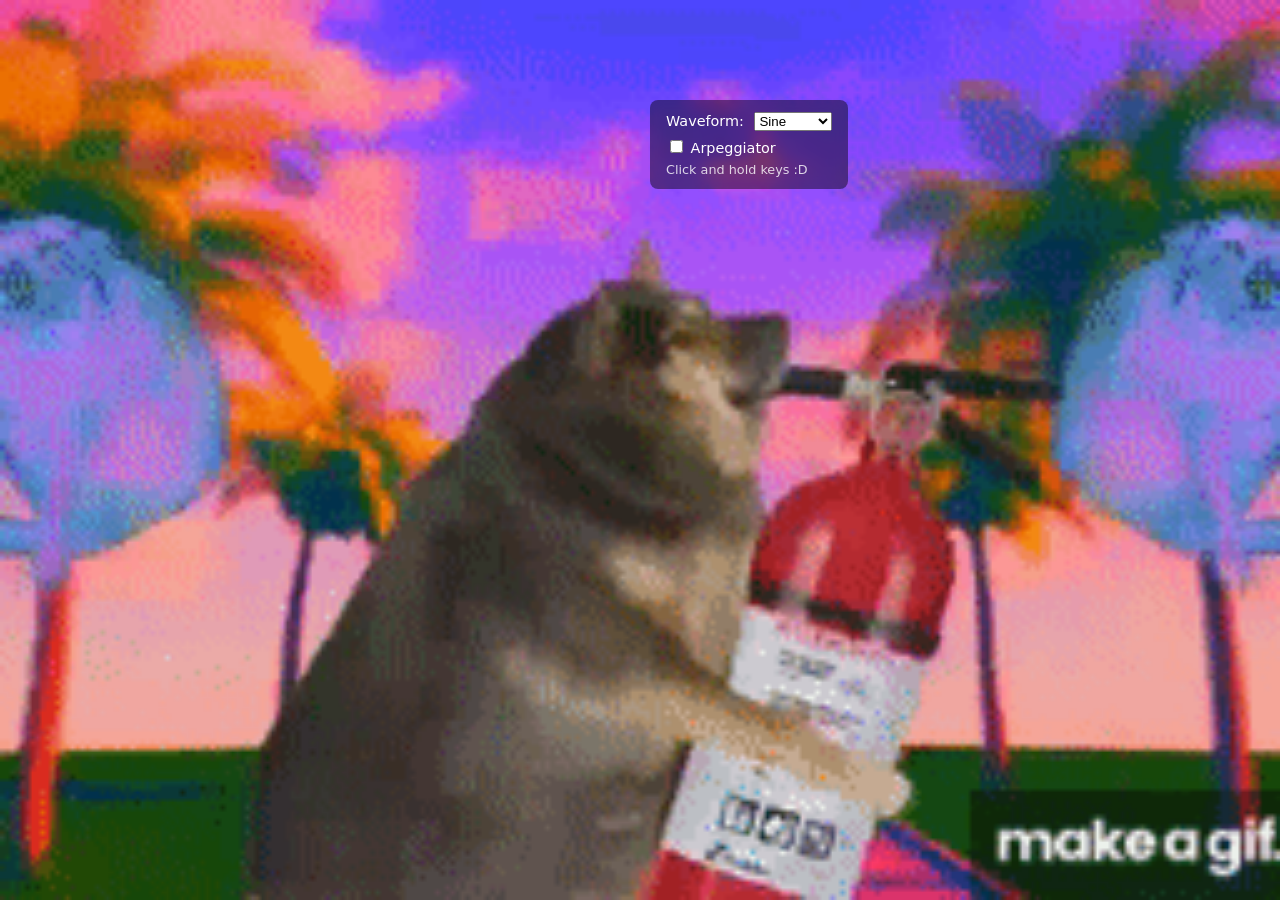
<file: index.html>
<!DOCTYPE html>
<html lang="en">
<head>
  <meta charset="UTF-8" />
  <title>Keyboard Synth</title>

  <style>
    html, body {
      margin: 0;
      padding: 0;
      height: 100%;
      overflow: hidden;
      font-family: system-ui, sans-serif;
      color: white;
    }


    #bgGif {
      position: fixed;
      inset: 0;
      width: 100%;
      height: 100%;
      object-fit: cover;
      z-index: -1;
    }

    .ui {
      position: fixed;
      top: 100px;
      left: 650px;
      background: rgba(0, 0, 0, 0.45);
      padding: 12px 16px;
      border-radius: 8px;
      backdrop-filter: blur(6px);
    }

    label {
      display: block;
      margin-bottom: 6px;
      font-size: 0.9rem;
    }

    select {
      margin-left: 6px;
    }
  </style>
</head>

<body>


  <img id="bgGif" src="sax.gif" alt="Sax groove">


  <div class="ui">
    <label>
      Waveform:
      <select id="waveform">
        <option value="sine">Sine</option>
        <option value="sawtooth">Sawtooth</option>
      </select>
    </label>

    <label>
      <input type="checkbox" id="arpToggle">
      Arpeggiator
    </label>

    <div style="font-size:0.8rem; opacity:0.8; margin-top:6px;">
      Click and hold keys :D
    </div>
  </div>

  <script src="HW1.js"></script>
</body>
</html>
</file>
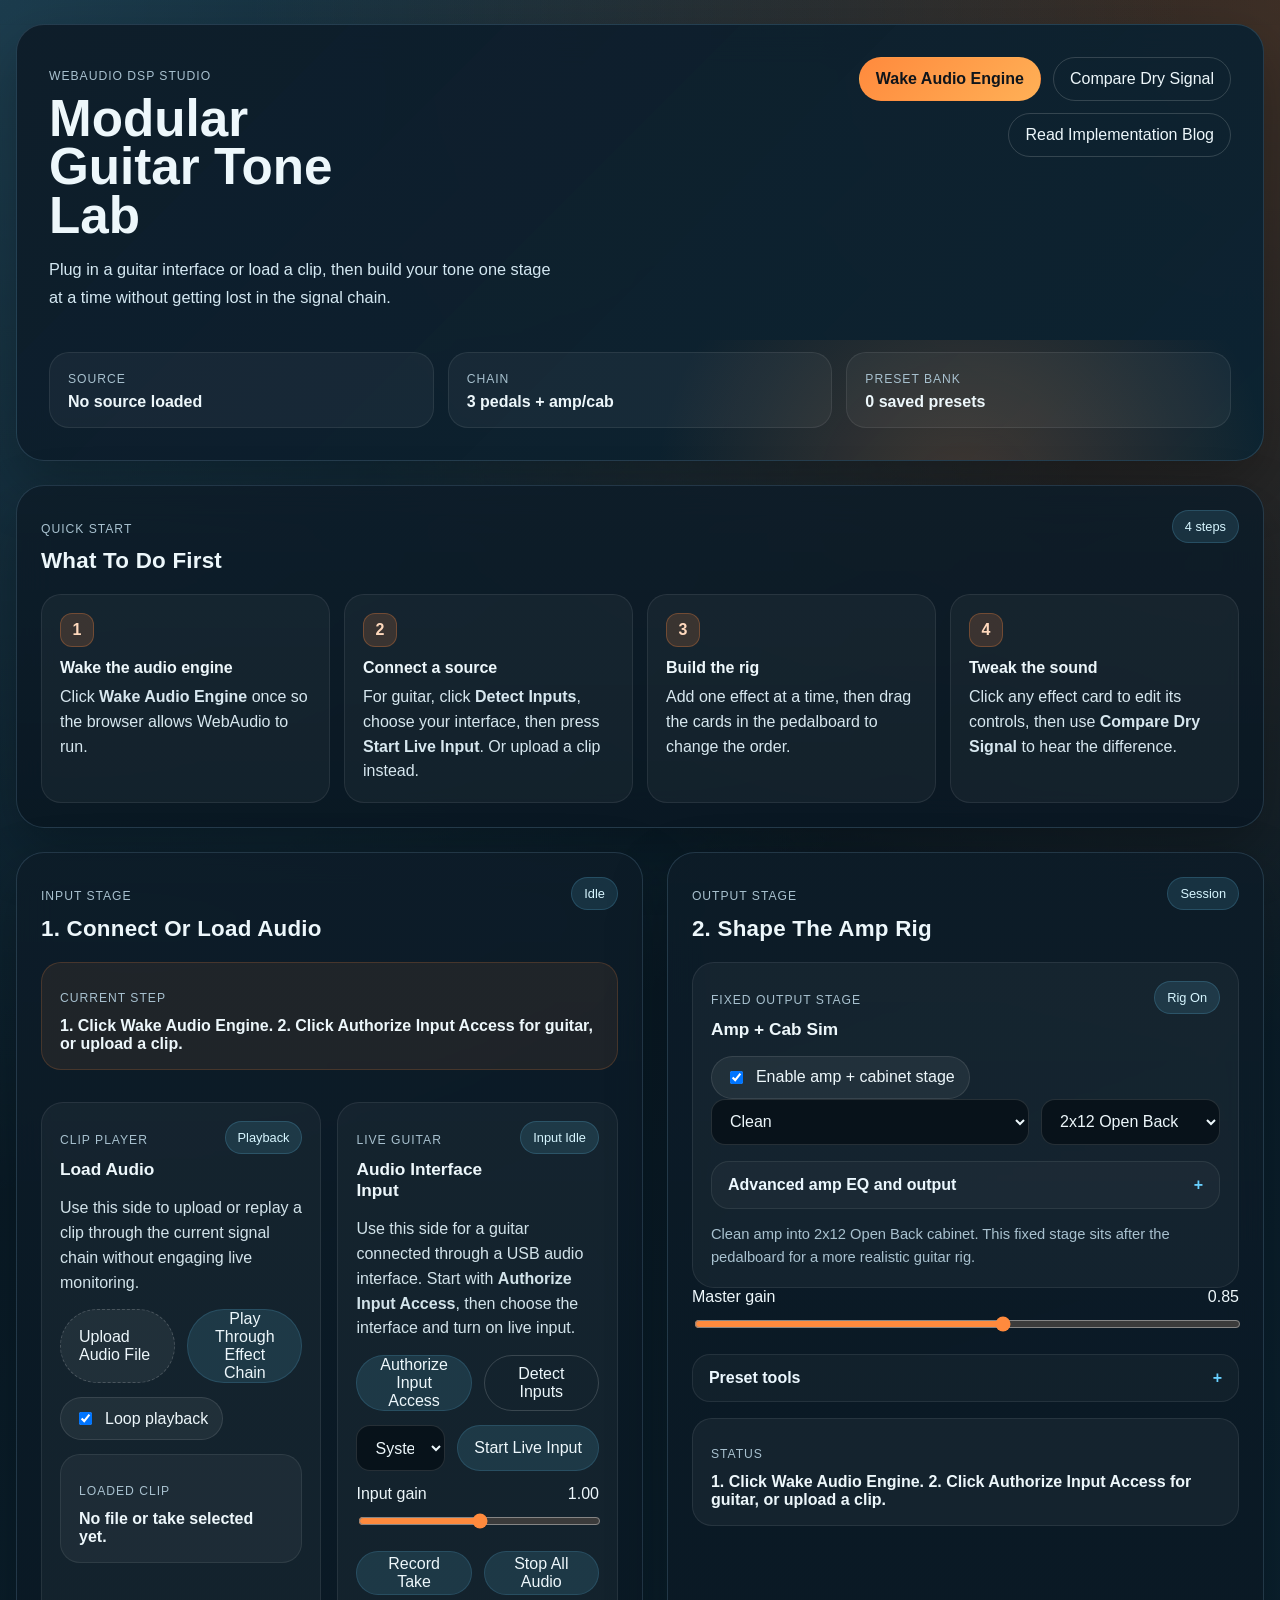
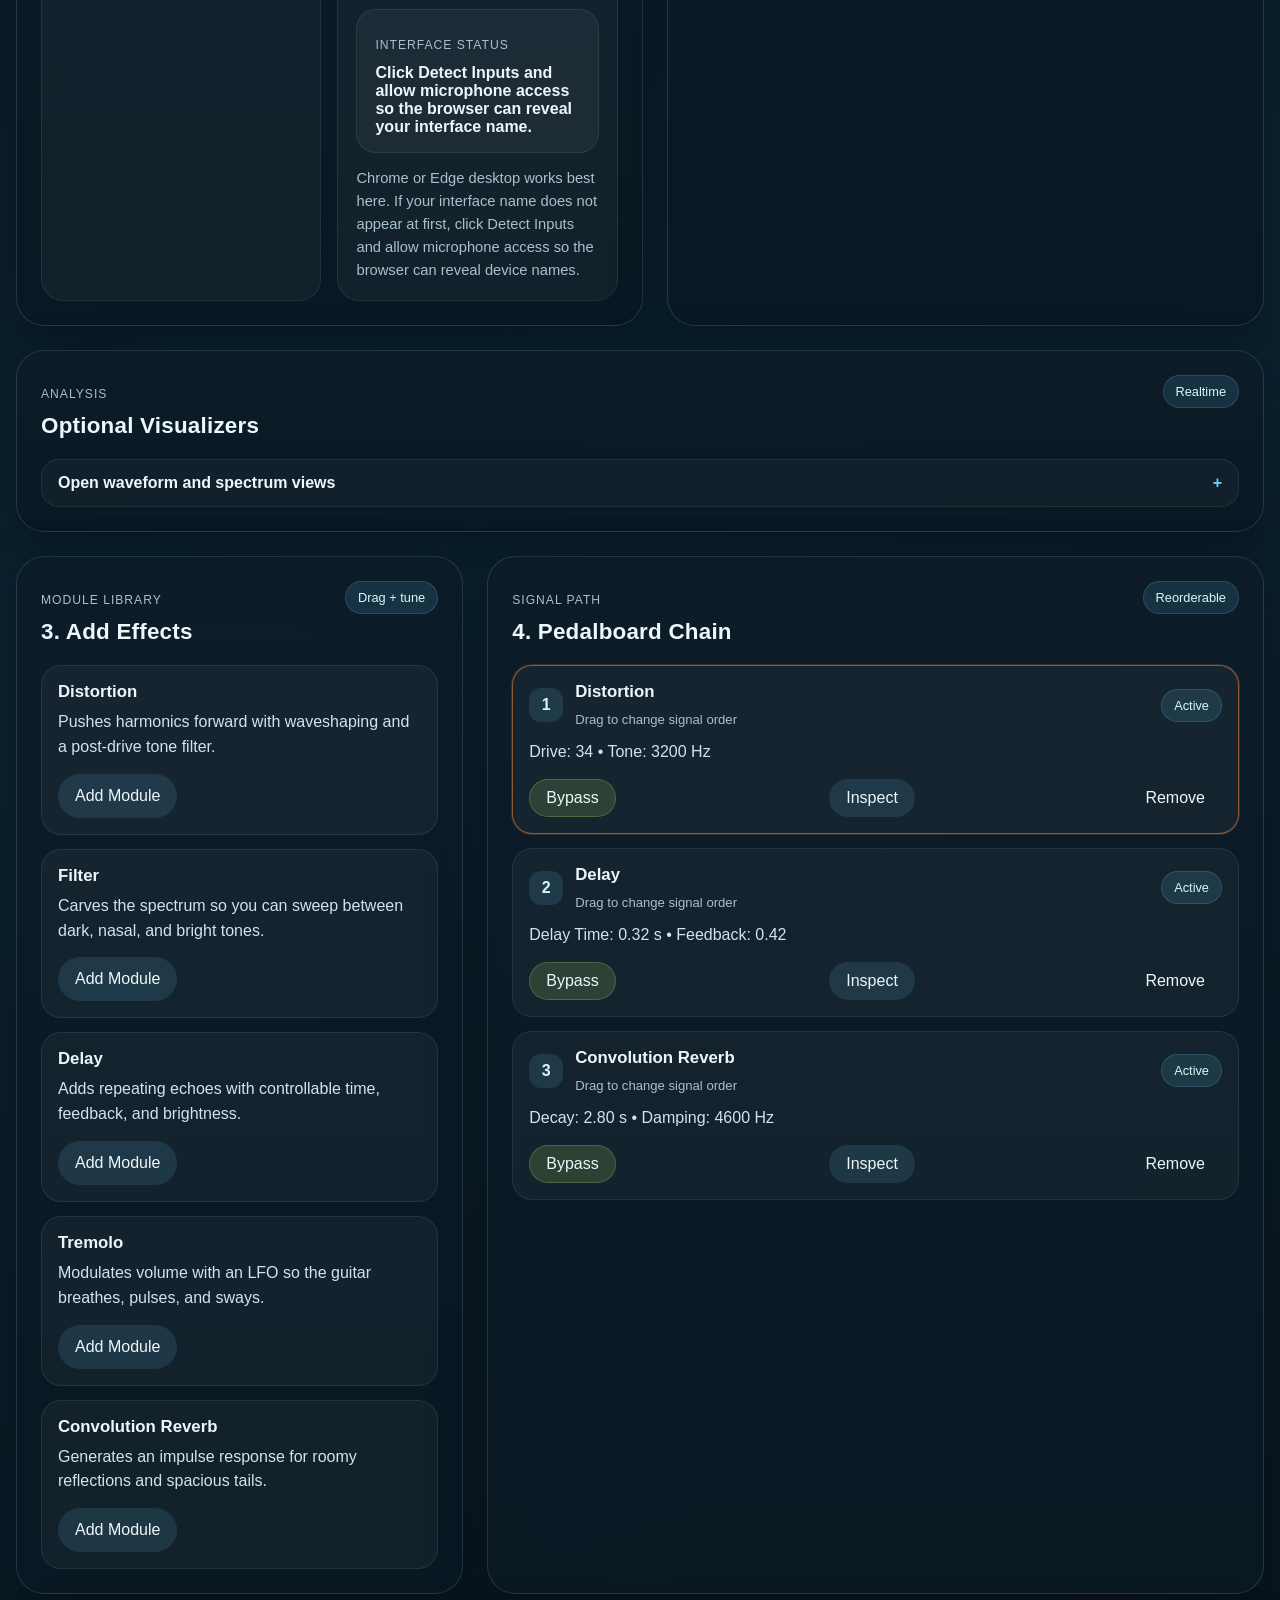
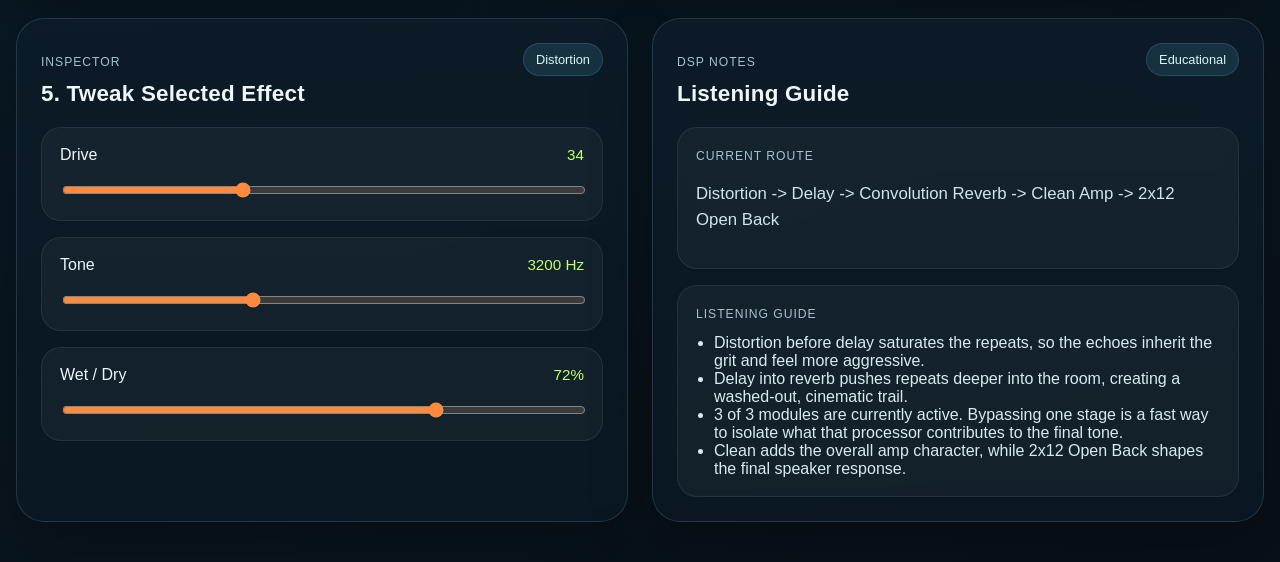
<file: guitar-tone-lab/index.html>
<!DOCTYPE html>
<html lang="en">
  <head>
    <meta charset="UTF-8" />
    <meta name="viewport" content="width=device-width, initial-scale=1.0" />
    <title>Modular Guitar Tone Lab</title>
    <link rel="stylesheet" href="styles.css" />
  </head>
  <body>
    <div class="noise"></div>
    <div class="app-shell">
      <header class="hero">
        <div class="hero-copy">
          <p class="eyebrow">WebAudio DSP Studio</p>
          <h1>Modular Guitar Tone Lab</h1>
          <p class="hero-text">
            Plug in a guitar interface or load a clip, then build your tone one
            stage at a time without getting lost in the signal chain.
          </p>
        </div>
        <div class="hero-actions">
          <button class="primary-btn" id="wakeAudioBtn">Wake Audio Engine</button>
          <button class="ghost-btn" id="globalBypassBtn">Compare Dry Signal</button>
          <a class="ghost-btn blog-link-btn" href="blog.html">Read Implementation Blog</a>
        </div>
        <div class="hero-stats">
          <div class="stat-card">
            <span class="stat-label">Source</span>
            <strong id="sourceStat">No source loaded</strong>
          </div>
          <div class="stat-card">
            <span class="stat-label">Chain</span>
            <strong id="chainStat">0 modules active</strong>
          </div>
          <div class="stat-card">
            <span class="stat-label">Preset Bank</span>
            <strong id="presetStat">0 saved presets</strong>
          </div>
        </div>
      </header>

      <main class="workspace">
        <section class="panel guide-panel">
          <div class="panel-heading">
            <div>
              <p class="section-kicker">Quick Start</p>
              <h2>What To Do First</h2>
            </div>
            <span class="panel-badge">4 steps</span>
          </div>

          <div class="guide-grid">
            <div class="guide-card">
              <span class="guide-step">1</span>
              <h3>Wake the audio engine</h3>
              <p>Click <strong>Wake Audio Engine</strong> once so the browser allows WebAudio to run.</p>
            </div>
            <div class="guide-card">
              <span class="guide-step">2</span>
              <h3>Connect a source</h3>
              <p>For guitar, click <strong>Detect Inputs</strong>, choose your interface, then press <strong>Start Live Input</strong>. Or upload a clip instead.</p>
            </div>
            <div class="guide-card">
              <span class="guide-step">3</span>
              <h3>Build the rig</h3>
              <p>Add one effect at a time, then drag the cards in the pedalboard to change the order.</p>
            </div>
            <div class="guide-card">
              <span class="guide-step">4</span>
              <h3>Tweak the sound</h3>
              <p>Click any effect card to edit its controls, then use <strong>Compare Dry Signal</strong> to hear the difference.</p>
            </div>
          </div>
        </section>

        <section class="top-grid">
          <article class="panel">
            <div class="panel-heading">
              <div>
                <p class="section-kicker">Input Stage</p>
                <h2>1. Connect Or Load Audio</h2>
              </div>
              <span class="panel-badge" id="transportBadge">Idle</span>
            </div>

            <div class="meta-card status-banner">
              <p class="meta-label">Current Step</p>
              <strong id="topStatusText">1. Click Wake Audio Engine. 2. Click Authorize Input Access or upload a clip.</strong>
            </div>

            <div class="input-stage-grid">
              <section class="subpanel mode-panel">
                <div class="subpanel-head">
                  <div>
                    <p class="section-kicker">Clip Player</p>
                    <h3>Load Audio</h3>
                  </div>
                  <span class="panel-badge">Playback</span>
                </div>

                <p class="subpanel-intro">
                  Use this side to upload or replay a clip through the current signal chain without engaging live monitoring.
                </p>

                <div class="mode-actions">
                  <label class="upload-tile">
                    <input type="file" id="fileInput" accept="audio/*" />
                    <span>Upload Audio File</span>
                  </label>
                  <button class="secondary-btn" id="playBtn">Play Through Effect Chain</button>
                </div>

                <div class="toggle-row clip-toggle-row">
                  <label class="toggle-pill">
                    <input type="checkbox" id="loopToggle" checked />
                    <span>Loop playback</span>
                  </label>
                </div>

                <div class="meta-card compact-meta">
                  <p class="meta-label">Loaded Clip</p>
                  <strong id="loadedClipLabel">No file or take selected yet.</strong>
                </div>

                <audio id="takePreview" controls class="take-preview hidden"></audio>
              </section>

              <section class="subpanel mode-panel">
                <div class="subpanel-head">
                  <div>
                    <p class="section-kicker">Live Guitar</p>
                    <h3>Audio Interface Input</h3>
                  </div>
                  <span class="panel-badge" id="liveInputBadge">Input Idle</span>
                </div>

                <p class="subpanel-intro">
                  Use this side for a guitar connected through a USB audio interface. Start with <strong>Authorize Input Access</strong>, then choose the interface and turn on live input.
                </p>

                <div class="mode-actions live-mode-actions">
                  <button class="secondary-btn wide-btn" id="authorizeInputBtn">Authorize Input Access</button>
                  <button class="ghost-btn compact" id="refreshDevicesBtn">Detect Inputs</button>
                </div>

                <div class="device-row">
                  <select id="inputDeviceSelect">
                    <option value="">System Default Input</option>
                  </select>
                  <button class="secondary-btn" id="liveInputBtn">Start Live Input</button>
                </div>

                <div class="slider-block compact-slider">
                  <div class="slider-head">
                    <label for="liveInputGain">Input gain</label>
                    <span id="liveInputGainValue">1.00</span>
                  </div>
                  <input
                    type="range"
                    id="liveInputGain"
                    min="0"
                    max="2"
                    step="0.01"
                    value="1"
                  />
                </div>

                <div class="mode-actions live-transport-actions">
                  <button class="secondary-btn" id="recordBtn">Record Take</button>
                  <button class="secondary-btn" id="stopBtn">Stop All Audio</button>
                </div>

                <div class="meta-card compact-meta">
                  <p class="meta-label">Interface Status</p>
                  <strong id="liveInputStatus">Grant audio permission, then choose your guitar interface input.</strong>
                </div>

                <p class="guidance-text" id="liveInputGuidance">
                  Chrome or Edge desktop works best here. For low-latency monitoring,
                  plug headphones into your interface or set your system output to it.
                </p>
              </section>
            </div>
          </article>

          <article class="panel">
            <div class="panel-heading">
              <div>
                <p class="section-kicker">Output Stage</p>
                <h2>2. Shape The Amp Rig</h2>
              </div>
              <span class="panel-badge">Session</span>
            </div>

            <section class="subpanel">
              <div class="subpanel-head">
                <div>
                  <p class="section-kicker">Fixed Output Stage</p>
                  <h3>Amp + Cab Sim</h3>
                </div>
                <span class="panel-badge" id="ampCabBadge">Rig On</span>
              </div>

              <div class="toggle-row">
                <label class="toggle-pill">
                  <input type="checkbox" id="ampCabEnabled" checked />
                  <span>Enable amp + cabinet stage</span>
                </label>
              </div>

              <div class="device-row">
                <select id="ampModelSelect">
                  <option value="clean">Clean</option>
                  <option value="crunch">Crunch</option>
                  <option value="lead">Lead</option>
                </select>
                <select id="cabModelSelect">
                  <option value="combo-1x12">1x12 Combo</option>
                  <option value="open-2x12">2x12 Open Back</option>
                  <option value="closed-4x12">4x12 Closed Back</option>
                </select>
              </div>

              <details class="advanced-group">
                <summary>Advanced amp EQ and output</summary>
                <div class="slider-grid">
                  <div class="slider-block compact-slider">
                    <div class="slider-head">
                      <label for="ampDrive">Drive</label>
                      <span id="ampDriveValue">28</span>
                    </div>
                    <input type="range" id="ampDrive" min="0" max="100" step="1" value="28" />
                  </div>

                  <div class="slider-block compact-slider">
                    <div class="slider-head">
                      <label for="ampLevel">Output Level</label>
                      <span id="ampLevelValue">0.95</span>
                    </div>
                    <input type="range" id="ampLevel" min="0" max="1.5" step="0.01" value="0.95" />
                  </div>

                  <div class="slider-block compact-slider">
                    <div class="slider-head">
                      <label for="ampBass">Bass</label>
                      <span id="ampBassValue">0 dB</span>
                    </div>
                    <input type="range" id="ampBass" min="-12" max="12" step="1" value="0" />
                  </div>

                  <div class="slider-block compact-slider">
                    <div class="slider-head">
                      <label for="ampMid">Mid</label>
                      <span id="ampMidValue">0 dB</span>
                    </div>
                    <input type="range" id="ampMid" min="-12" max="12" step="1" value="0" />
                  </div>

                  <div class="slider-block compact-slider">
                    <div class="slider-head">
                      <label for="ampTreble">Treble</label>
                      <span id="ampTrebleValue">0 dB</span>
                    </div>
                    <input type="range" id="ampTreble" min="-12" max="12" step="1" value="0" />
                  </div>

                  <div class="slider-block compact-slider">
                    <div class="slider-head">
                      <label for="ampPresence">Presence</label>
                      <span id="ampPresenceValue">0 dB</span>
                    </div>
                    <input type="range" id="ampPresence" min="-12" max="12" step="1" value="0" />
                  </div>
                </div>
              </details>

              <p class="guidance-text" id="ampCabStatus">
                The fixed amp + speaker stage sits after the pedalboard to make
                live guitar input sound more like a complete rig.
              </p>
            </section>

            <div class="slider-block">
              <div class="slider-head">
                <label for="masterGain">Master gain</label>
                <span id="masterGainValue">0.85</span>
              </div>
              <input
                type="range"
                id="masterGain"
                min="0"
                max="1.5"
                step="0.01"
                value="0.85"
              />
            </div>

            <details class="advanced-group">
              <summary>Preset tools</summary>
              <div class="preset-row">
                <input
                  type="text"
                  id="presetName"
                  placeholder="Name this preset"
                  maxlength="32"
                />
                <button class="secondary-btn" id="savePresetBtn">Save</button>
              </div>

              <div class="preset-row">
                <select id="presetSelect">
                  <option value="">Choose a saved preset</option>
                </select>
                <button class="secondary-btn" id="loadPresetBtn">Load</button>
                <button class="ghost-btn compact" id="deletePresetBtn">Delete</button>
              </div>
            </details>

            <div class="meta-card">
              <p class="meta-label">Status</p>
              <strong id="statusText">Ready to build your chain.</strong>
            </div>
          </article>

          <article class="panel visualizer-panel">
            <div class="panel-heading">
              <div>
                <p class="section-kicker">Analysis</p>
                <h2>Optional Visualizers</h2>
              </div>
              <span class="panel-badge">Realtime</span>
            </div>

            <details class="advanced-group">
              <summary>Open waveform and spectrum views</summary>
              <div class="visualizer-stack">
                <div class="viz-card">
                  <div class="viz-head">
                    <span>Waveform</span>
                    <span>Time domain</span>
                  </div>
                  <canvas id="waveCanvas"></canvas>
                </div>
                <div class="viz-card">
                  <div class="viz-head">
                    <span>Spectrum</span>
                    <span>Frequency bins</span>
                  </div>
                  <canvas id="spectrumCanvas"></canvas>
                </div>
              </div>
            </details>
          </article>
        </section>

        <section class="bottom-grid">
          <article class="panel library-panel">
            <div class="panel-heading">
              <div>
                <p class="section-kicker">Module Library</p>
                <h2>3. Add Effects</h2>
              </div>
              <span class="panel-badge">Drag + tune</span>
            </div>

            <div class="library-grid" id="libraryGrid"></div>
          </article>

          <article class="panel chain-panel">
            <div class="panel-heading">
              <div>
                <p class="section-kicker">Signal Path</p>
                <h2>4. Pedalboard Chain</h2>
              </div>
              <span class="panel-badge">Reorderable</span>
            </div>

            <div class="chain-list" id="chainList"></div>
            <div class="empty-state hidden" id="chainEmptyState">
              Add an effect from the library to start shaping the tone.
            </div>
          </article>
        </section>

        <section class="inspector-grid">
          <article class="panel">
            <div class="panel-heading">
              <div>
                <p class="section-kicker">Inspector</p>
                <h2>5. Tweak Selected Effect</h2>
              </div>
              <span class="panel-badge" id="selectedBadge">Nothing selected</span>
            </div>

            <div id="inspectorPanel" class="inspector-panel"></div>
          </article>

          <article class="panel">
            <div class="panel-heading">
              <div>
                <p class="section-kicker">DSP Notes</p>
                <h2>Listening Guide</h2>
              </div>
              <span class="panel-badge">Educational</span>
            </div>

            <div id="insightPanel" class="insight-panel"></div>
          </article>
        </section>
      </main>
    </div>

    <script src="app.js?v=20260510-5"></script>
  </body>
</html>
</file>
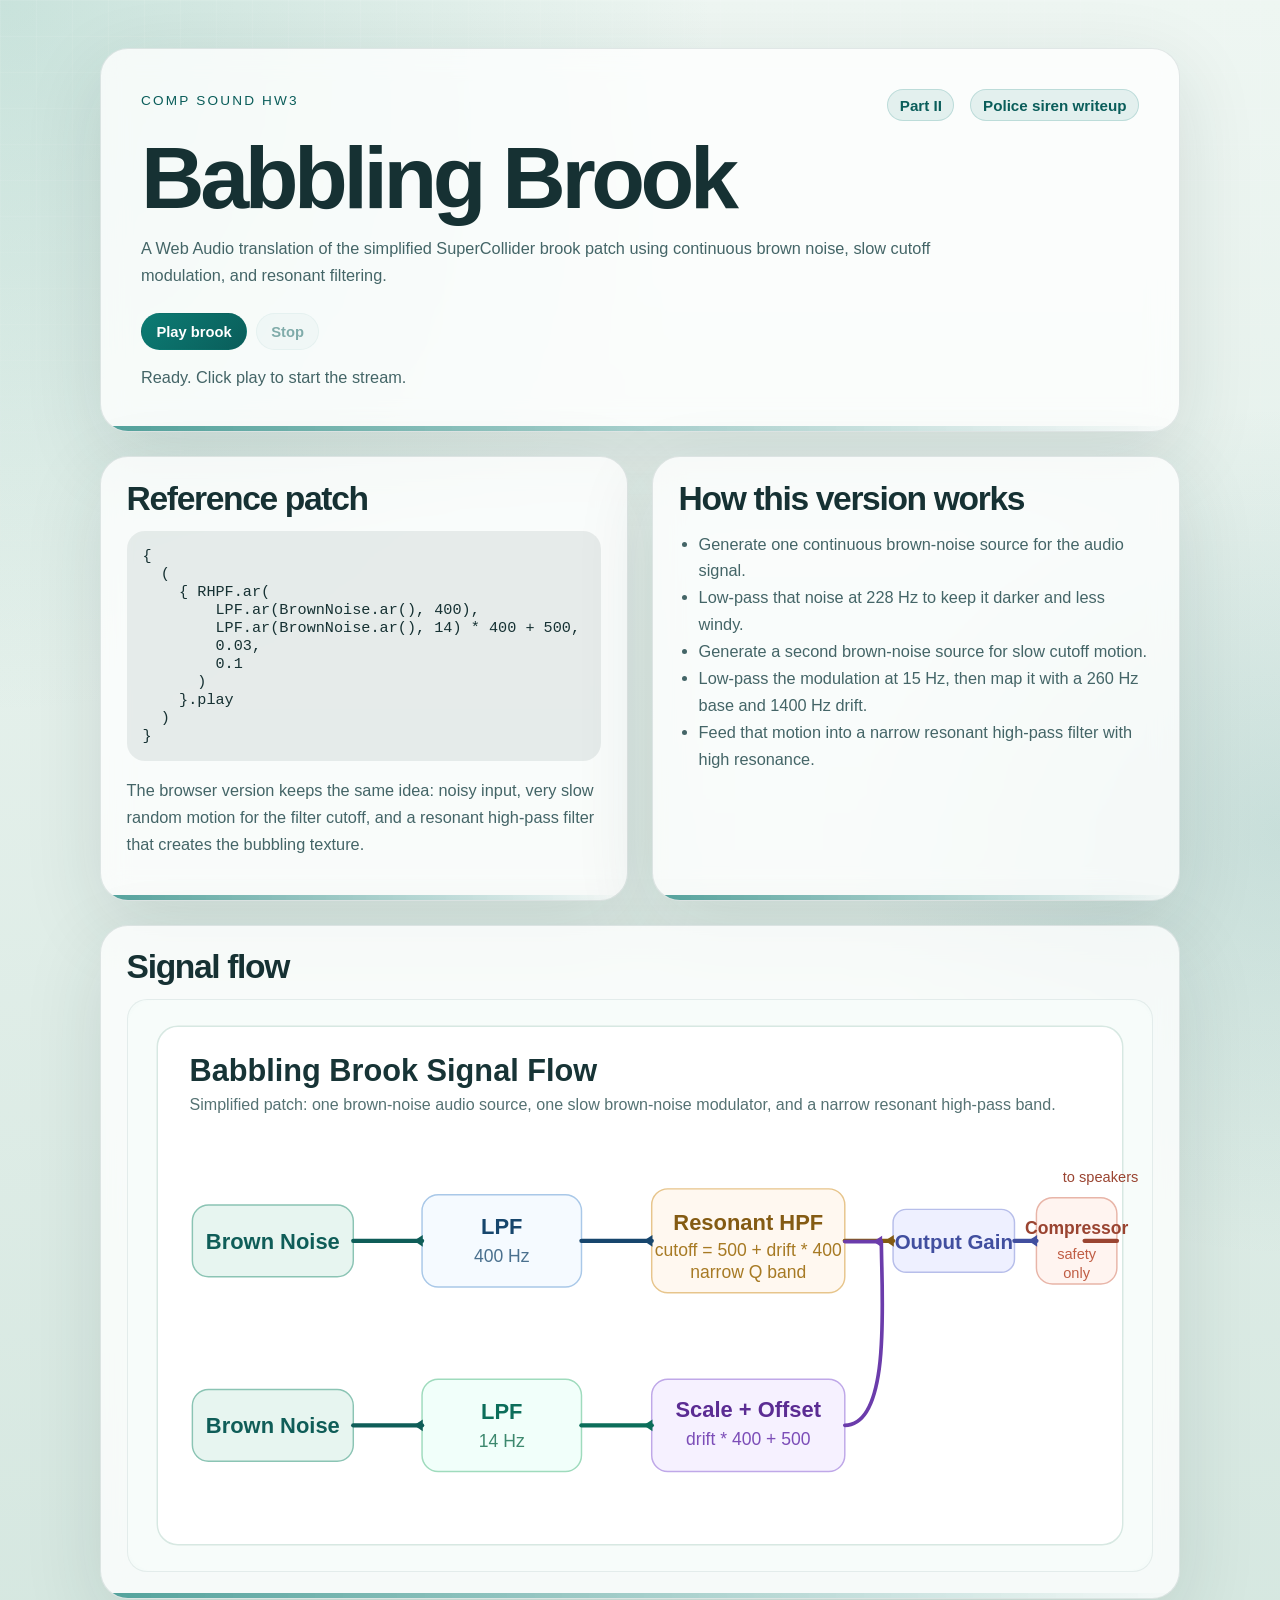
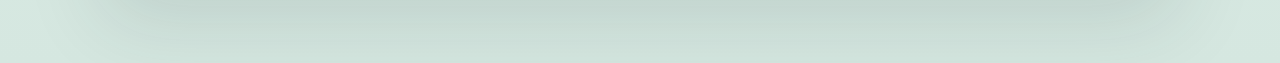
<file: HW3/index.html>
<!DOCTYPE html>
<html lang="en">
  <head>
    <meta charset="UTF-8" />
    <meta name="viewport" content="width=device-width, initial-scale=1.0" />
    <title>Lab 3 - Babbling Brook</title>
    <link rel="stylesheet" href="./style.css" />
  </head>
  <body>
    <main class="shell">
      <section class="hero">
        <div class="hero-topline">
          <p class="eyebrow">Comp Sound HW3</p>
          <nav class="mini-nav" aria-label="Site">
            <a href="./part2/">Part II</a>
            <a href="./blog/">Police siren writeup</a>
          </nav>
        </div>
        <h1>Babbling Brook</h1>
        <p class="lede">
          A Web Audio translation of the simplified SuperCollider brook patch
          using continuous brown noise, slow cutoff modulation, and resonant
          filtering.
        </p>
        <div class="action-strip">
          <button id="play-button" class="primary">Play brook</button>
          <button id="stop-button" class="secondary" disabled>Stop</button>
        </div>
        <p id="status" class="status">Ready. Click play to start the stream.</p>
      </section>

      <section class="grid">
        <article class="panel">
          <h2>Reference patch</h2>
          <pre><code>{
  (
    { RHPF.ar(
        LPF.ar(BrownNoise.ar(), 400),
        LPF.ar(BrownNoise.ar(), 14) * 400 + 500,
        0.03,
        0.1
      )
    }.play
  )
}</code></pre>
          <p>
            The browser version keeps the same idea: noisy input, very slow
            random motion for the filter cutoff, and a resonant high-pass filter
            that creates the bubbling texture.
          </p>
        </article>

        <article class="panel">
          <h2>How this version works</h2>
          <ul>
            <li>Generate one continuous brown-noise source for the audio signal.</li>
            <li>Low-pass that noise at 228 Hz to keep it darker and less windy.</li>
            <li>Generate a second brown-noise source for slow cutoff motion.</li>
            <li>Low-pass the modulation at 15 Hz, then map it with a 260 Hz base and 1400 Hz drift.</li>
            <li>Feed that motion into a narrow resonant high-pass filter with high resonance.</li>
          </ul>
        </article>
      </section>

      <section class="panel diagram-panel">
        <h2>Signal flow</h2>
        <img
          src="./assets/brook-signal-flow.svg"
          alt="Signal flow diagram for the babbling brook Web Audio patch"
        />
      </section>
    </main>

    <script src="./app.js"></script>
  </body>
</html>
</file>
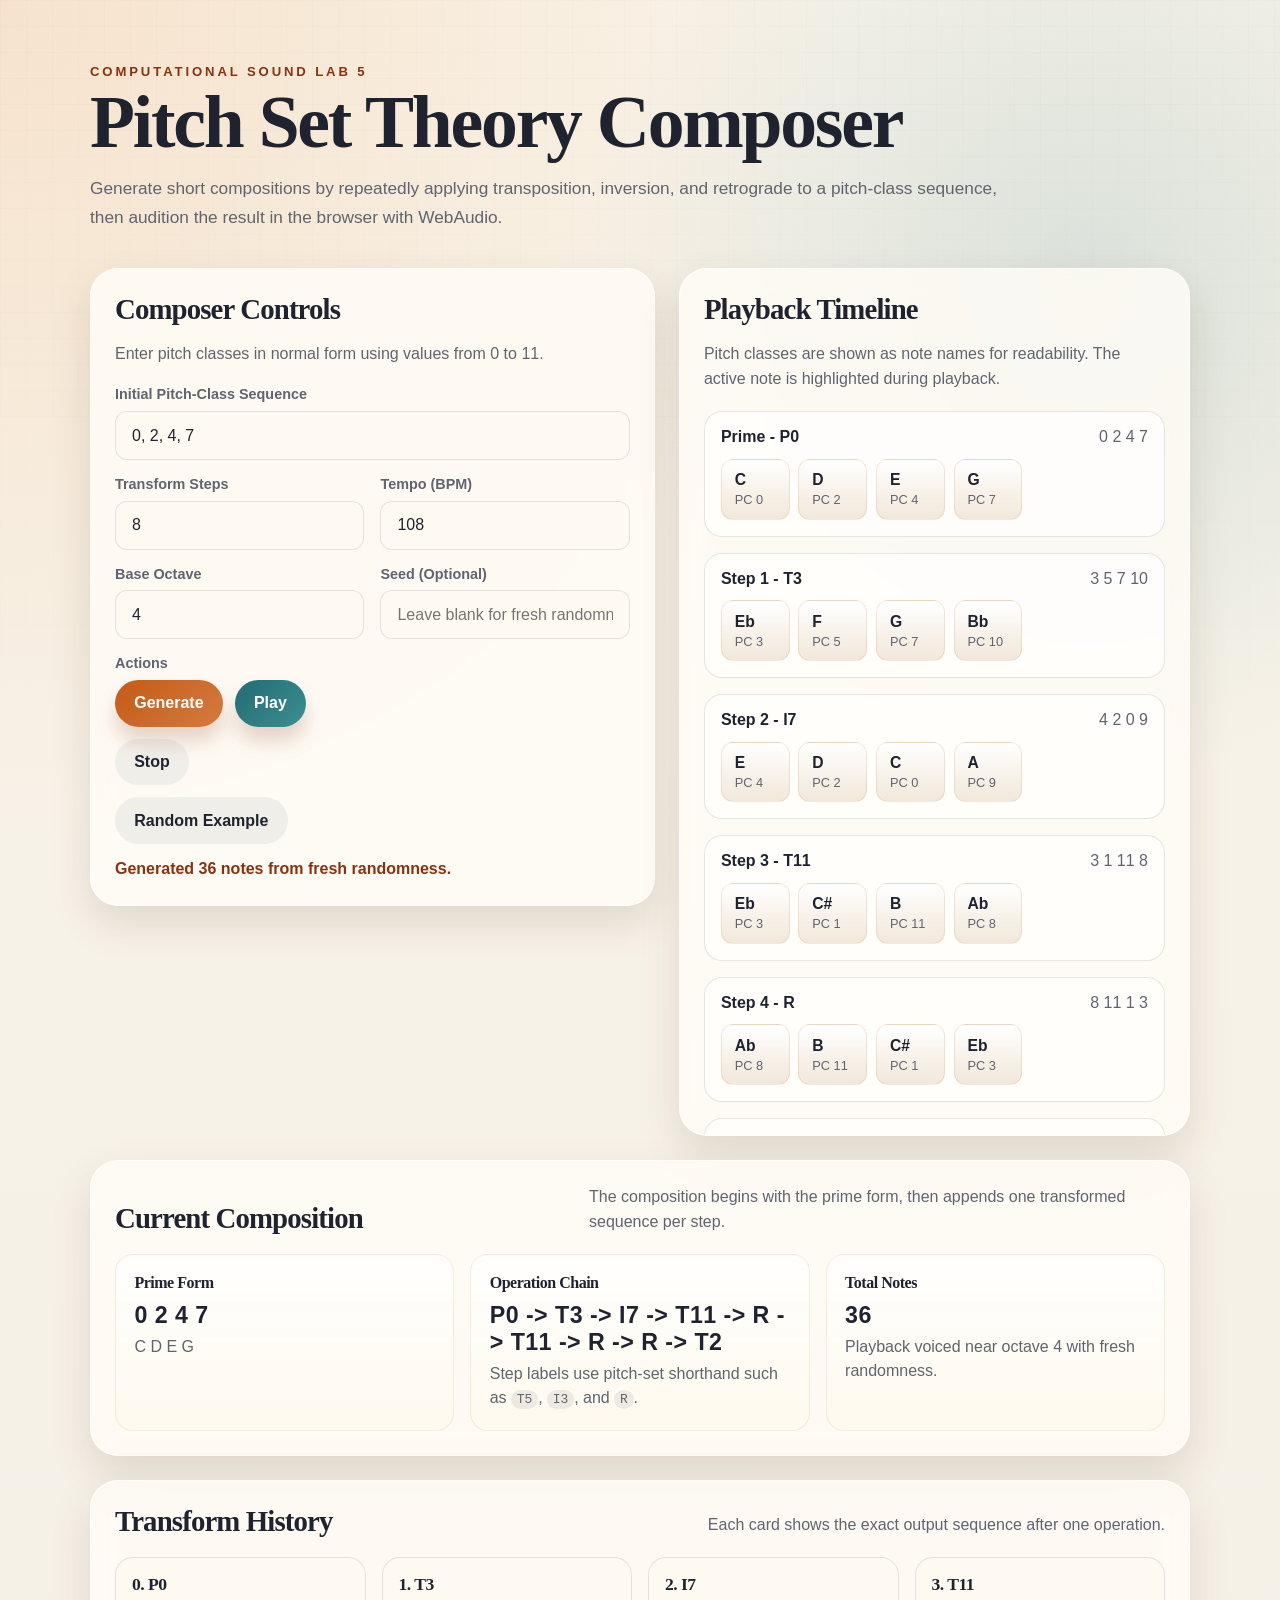
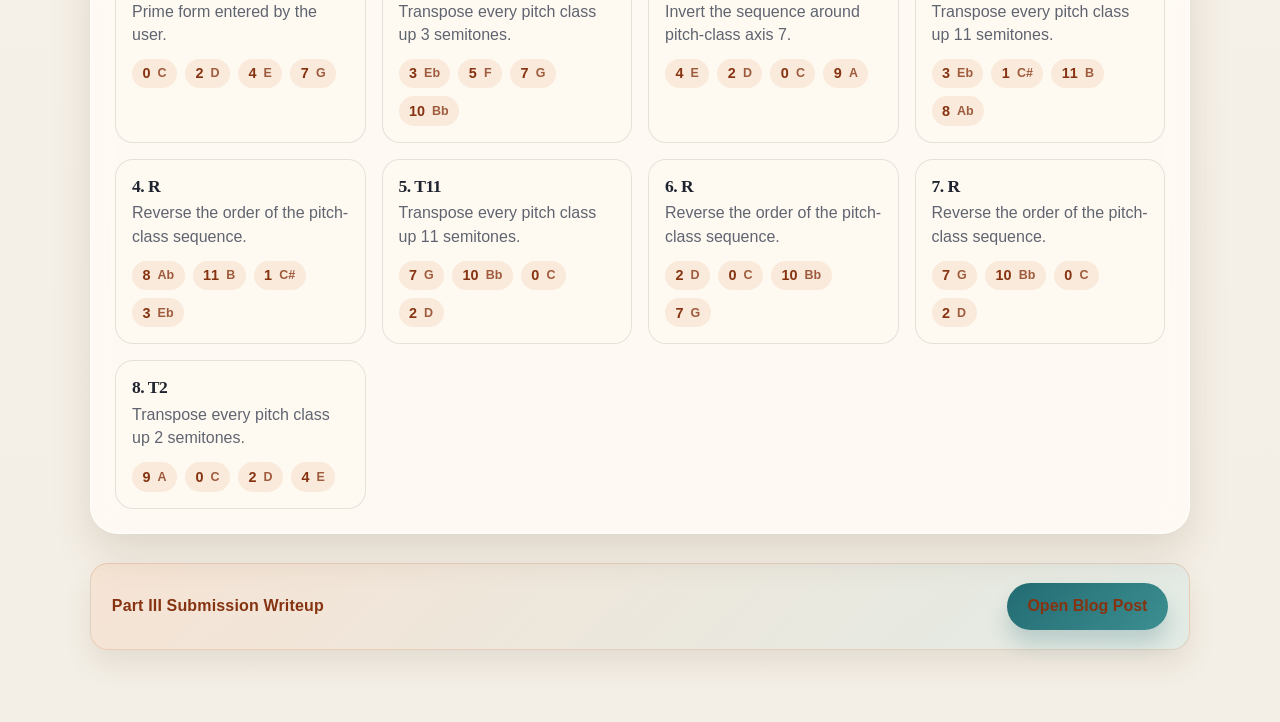
<file: Lab5/index.html>
<!DOCTYPE html>
<html lang="en">
  <head>
    <meta charset="UTF-8" />
    <meta name="viewport" content="width=device-width, initial-scale=1.0" />
    <title>Lab 5 - Pitch Set Theory Composer</title>
    <link rel="stylesheet" href="styles.css" />
  </head>
  <body>
    <main class="shell">
      <section class="hero">
        <p class="eyebrow">Computational Sound Lab 5</p>
        <h1>Pitch Set Theory Composer</h1>
        <p class="lede">
          Generate short compositions by repeatedly applying transposition,
          inversion, and retrograde to a pitch-class sequence, then audition the
          result in the browser with WebAudio.
        </p>
      </section>

      <section class="top-grid">
        <section class="panel controls-panel">
          <div class="panel-heading">
            <h2>Composer Controls</h2>
            <p>Enter pitch classes in normal form using values from 0 to 11.</p>
          </div>

          <form id="composer-form" class="controls-grid">
            <label class="field field-wide">
              <span>Initial Pitch-Class Sequence</span>
              <input
                id="pitch-class-input"
                name="pitchClassInput"
                type="text"
                value="0, 2, 4, 7"
                autocomplete="off"
              />
            </label>

            <label class="field">
              <span>Transform Steps</span>
              <input
                id="step-count"
                name="stepCount"
                type="number"
                min="1"
                max="24"
                value="8"
              />
            </label>

            <label class="field">
              <span>Tempo (BPM)</span>
              <input
                id="tempo"
                name="tempo"
                type="number"
                min="50"
                max="220"
                value="108"
              />
            </label>

            <label class="field">
              <span>Base Octave</span>
              <input
                id="base-octave"
                name="baseOctave"
                type="number"
                min="2"
                max="6"
                value="4"
              />
            </label>

            <label class="field">
              <span>Seed (Optional)</span>
              <input
                id="seed"
                name="seed"
                type="text"
                placeholder="Leave blank for fresh randomness"
                autocomplete="off"
              />
            </label>

            <div class="field field-actions">
              <span>Actions</span>
              <div class="button-row">
                <button type="submit" id="generate-button">Generate</button>
                <button type="button" id="play-button" class="secondary">
                  Play
                </button>
                <button type="button" id="stop-button" class="ghost">
                  Stop
                </button>
                <button type="button" id="example-button" class="ghost">
                  Random Example
                </button>
              </div>
            </div>
          </form>

          <p id="message" class="message" aria-live="polite"></p>
        </section>

        <section class="panel timeline-panel">
          <div class="panel-heading">
            <h2>Playback Timeline</h2>
            <p>
              Pitch classes are shown as note names for readability. The active
              note is highlighted during playback.
            </p>
          </div>
          <div id="timeline" class="timeline"></div>
        </section>
      </section>

      <section class="panel summary-panel">
        <div class="panel-heading">
          <h2>Current Composition</h2>
          <p>
            The composition begins with the prime form, then appends one
            transformed sequence per step.
          </p>
        </div>

        <div class="summary-grid">
          <article class="summary-card">
            <h3>Prime Form</h3>
            <p id="prime-form" class="summary-value">0 2 4 7</p>
            <p id="prime-names" class="summary-detail">C D E G</p>
          </article>

          <article class="summary-card">
            <h3>Operation Chain</h3>
            <p id="operation-chain" class="summary-value">P0</p>
            <p class="summary-detail">
              Step labels use pitch-set shorthand such as <code>T5</code>,
              <code>I3</code>, and <code>R</code>.
            </p>
          </article>

          <article class="summary-card">
            <h3>Total Notes</h3>
            <p id="total-notes" class="summary-value">4</p>
            <p id="playback-register" class="summary-detail">
              Register smoothing is enabled for playback.
            </p>
          </article>
        </div>
      </section>

      <section class="panel">
        <div class="panel-heading">
          <h2>Transform History</h2>
          <p>Each card shows the exact output sequence after one operation.</p>
        </div>
        <div id="history" class="history-grid"></div>
      </section>

      <footer class="footer">
        <div class="writeup-cta">
          <p class="writeup-label">Part III Submission Writeup</p>
          <a class="writeup-button" href="blog-post.html">Open Blog Post</a>
        </div>
      </footer>
    </main>

    <script src="app.js"></script>
  </body>
</html>
</file>
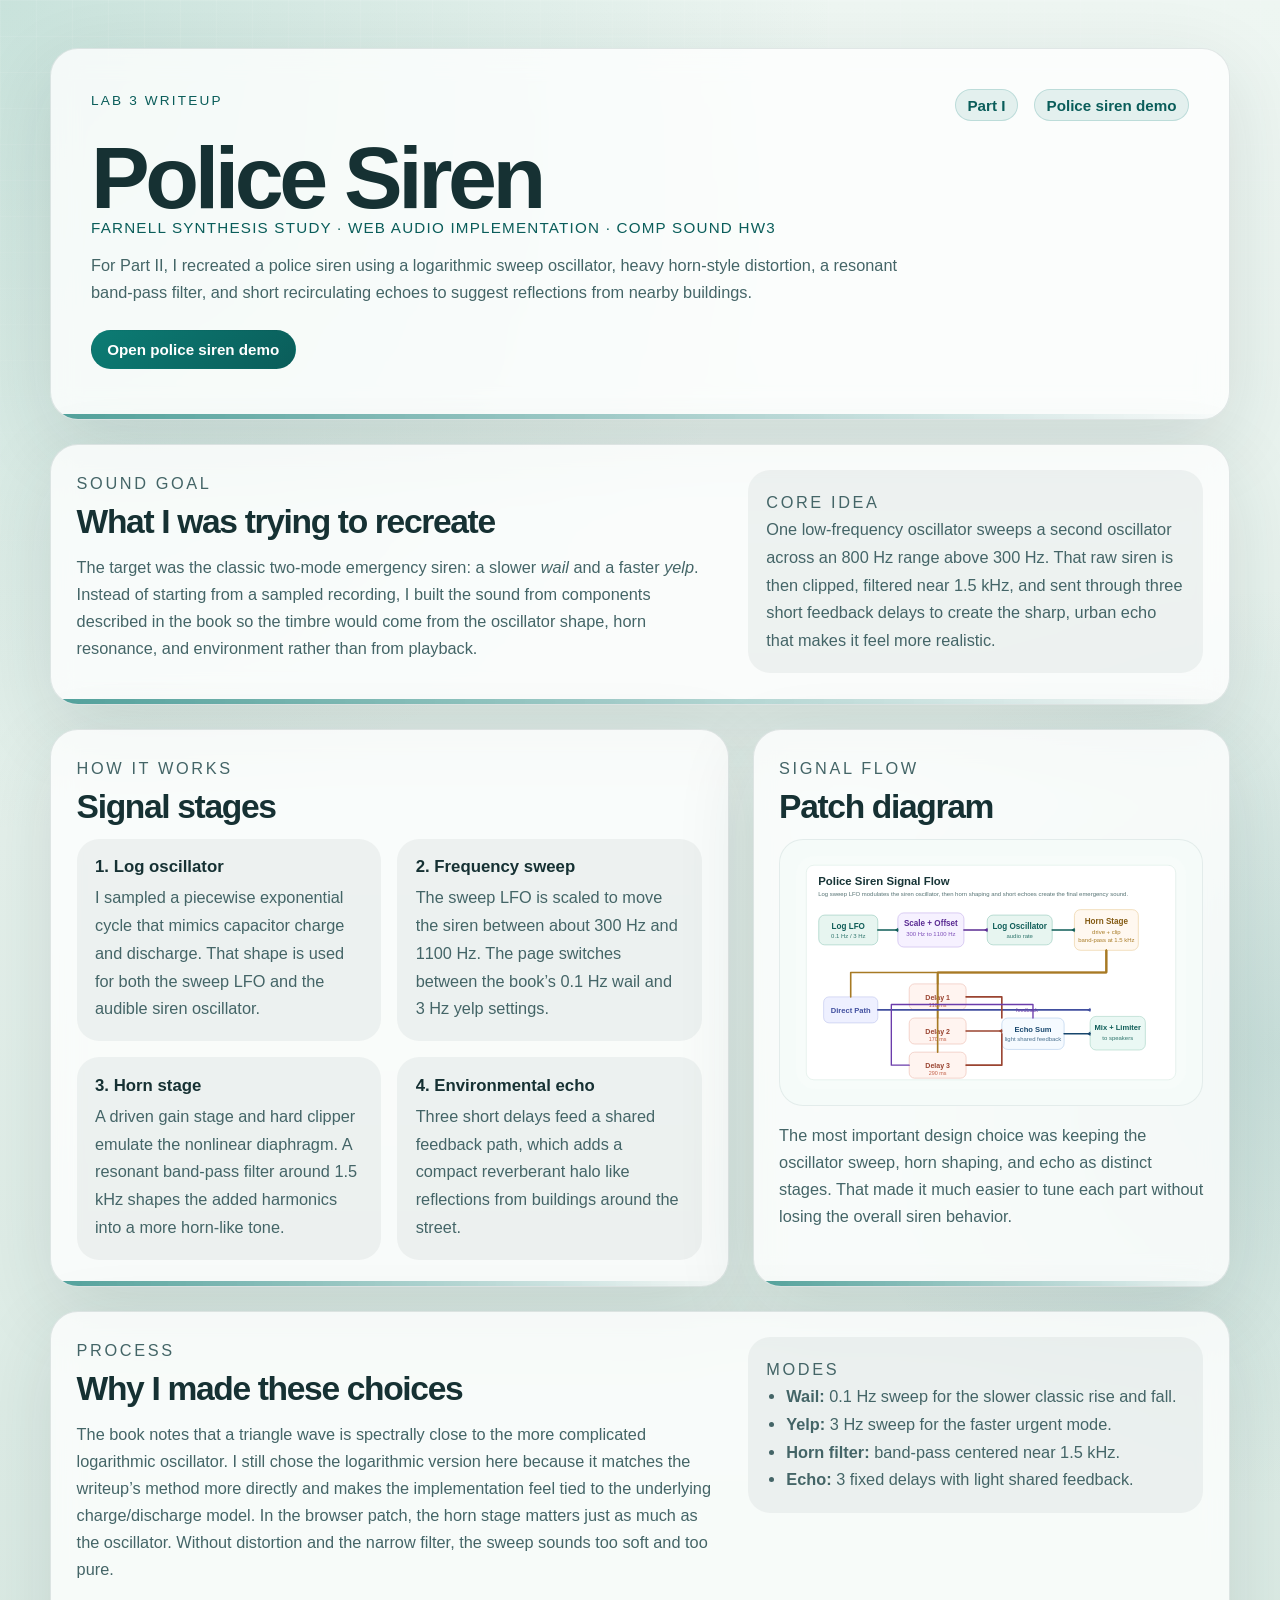
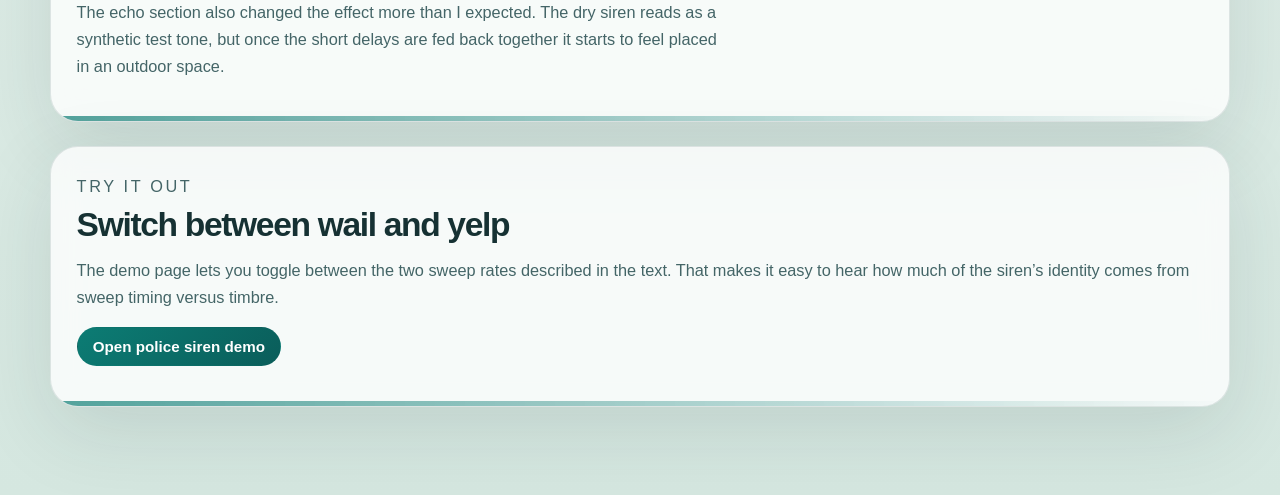
<file: HW3/blog/index.html>
<!DOCTYPE html>
<html lang="en">
  <head>
    <meta charset="UTF-8" />
    <meta name="viewport" content="width=device-width, initial-scale=1.0" />
    <title>Lab 3 Writeup - Police Siren</title>
    <link rel="stylesheet" href="../style.css" />
  </head>
  <body>
    <main class="shell article-shell">
      <section class="hero article-hero">
        <div class="hero-topline">
          <p class="eyebrow">Lab 3 Writeup</p>
          <nav class="mini-nav" aria-label="Site">
            <a href="../index.html">Part I</a>
            <a href="../part2/">Police siren demo</a>
          </nav>
        </div>
        <h1>Police Siren</h1>
        <p class="article-meta">
          Farnell synthesis study · Web Audio implementation · Comp Sound HW3
        </p>
        <p class="lede">
          For Part II, I recreated a police siren using a logarithmic sweep
          oscillator, heavy horn-style distortion, a resonant band-pass filter,
          and short recirculating echoes to suggest reflections from nearby
          buildings.
        </p>
        <div class="action-strip">
          <a class="pill-link pill-link-strong" href="../part2/">Open police siren demo</a>
        </div>
      </section>

      <section class="panel article-panel">
        <div class="article-grid">
          <div>
            <p class="section-kicker">Sound Goal</p>
            <h2>What I was trying to recreate</h2>
            <p>
              The target was the classic two-mode emergency siren: a slower
              <em>wail</em> and a faster <em>yelp</em>. Instead of starting from
              a sampled recording, I built the sound from components described
              in the book so the timbre would come from the oscillator shape,
              horn resonance, and environment rather than from playback.
            </p>
          </div>
          <div class="callout-card">
            <p class="section-kicker">Core Idea</p>
            <p>
              One low-frequency oscillator sweeps a second oscillator across an
              800 Hz range above 300 Hz. That raw siren is then clipped,
              filtered near 1.5 kHz, and sent through three short feedback
              delays to create the sharp, urban echo that makes it feel more
              realistic.
            </p>
          </div>
        </div>
      </section>

      <section class="article-split">
        <article class="panel article-panel">
          <p class="section-kicker">How It Works</p>
          <h2>Signal stages</h2>
          <div class="feature-grid">
            <div class="feature-card">
              <h3>1. Log oscillator</h3>
              <p>
                I sampled a piecewise exponential cycle that mimics capacitor
                charge and discharge. That shape is used for both the sweep LFO
                and the audible siren oscillator.
              </p>
            </div>
            <div class="feature-card">
              <h3>2. Frequency sweep</h3>
              <p>
                The sweep LFO is scaled to move the siren between about 300 Hz
                and 1100 Hz. The page switches between the book’s 0.1 Hz wail
                and 3 Hz yelp settings.
              </p>
            </div>
            <div class="feature-card">
              <h3>3. Horn stage</h3>
              <p>
                A driven gain stage and hard clipper emulate the nonlinear
                diaphragm. A resonant band-pass filter around 1.5 kHz shapes
                the added harmonics into a more horn-like tone.
              </p>
            </div>
            <div class="feature-card">
              <h3>4. Environmental echo</h3>
              <p>
                Three short delays feed a shared feedback path, which adds a
                compact reverberant halo like reflections from buildings around
                the street.
              </p>
            </div>
          </div>
        </article>

        <article class="panel article-panel figure-panel">
          <p class="section-kicker">Signal Flow</p>
          <h2>Patch diagram</h2>
          <div class="figure-frame">
            <img
              src="../assets/police-siren-signal-flow.svg"
              alt="Signal flow diagram for the police siren patch"
            />
          </div>
          <p>
            The most important design choice was keeping the oscillator sweep,
            horn shaping, and echo as distinct stages. That made it much easier
            to tune each part without losing the overall siren behavior.
          </p>
        </article>
      </section>

      <section class="panel article-panel">
        <div class="article-grid">
          <div>
            <p class="section-kicker">Process</p>
            <h2>Why I made these choices</h2>
            <p>
              The book notes that a triangle wave is spectrally close to the
              more complicated logarithmic oscillator. I still chose the
              logarithmic version here because it matches the writeup’s method
              more directly and makes the implementation feel tied to the
              underlying charge/discharge model. In the browser patch, the horn
              stage matters just as much as the oscillator. Without distortion
              and the narrow filter, the sweep sounds too soft and too pure.
            </p>
            <p>
              The echo section also changed the effect more than I expected.
              The dry siren reads as a synthetic test tone, but once the short
              delays are fed back together it starts to feel placed in an
              outdoor space.
            </p>
          </div>
          <div class="callout-card">
            <p class="section-kicker">Modes</p>
            <ul class="note-list">
              <li><strong>Wail:</strong> 0.1 Hz sweep for the slower classic rise and fall.</li>
              <li><strong>Yelp:</strong> 3 Hz sweep for the faster urgent mode.</li>
              <li><strong>Horn filter:</strong> band-pass centered near 1.5 kHz.</li>
              <li><strong>Echo:</strong> 3 fixed delays with light shared feedback.</li>
            </ul>
          </div>
        </div>
      </section>

      <section class="panel article-panel article-cta">
        <p class="section-kicker">Try It Out</p>
        <h2>Switch between wail and yelp</h2>
        <p>
          The demo page lets you toggle between the two sweep rates described
          in the text. That makes it easy to hear how much of the siren’s
          identity comes from sweep timing versus timbre.
        </p>
        <div class="action-strip">
          <a class="pill-link pill-link-strong" href="../part2/">Open police siren demo</a>
        </div>
      </section>
    </main>
  </body>
</html>
</file>
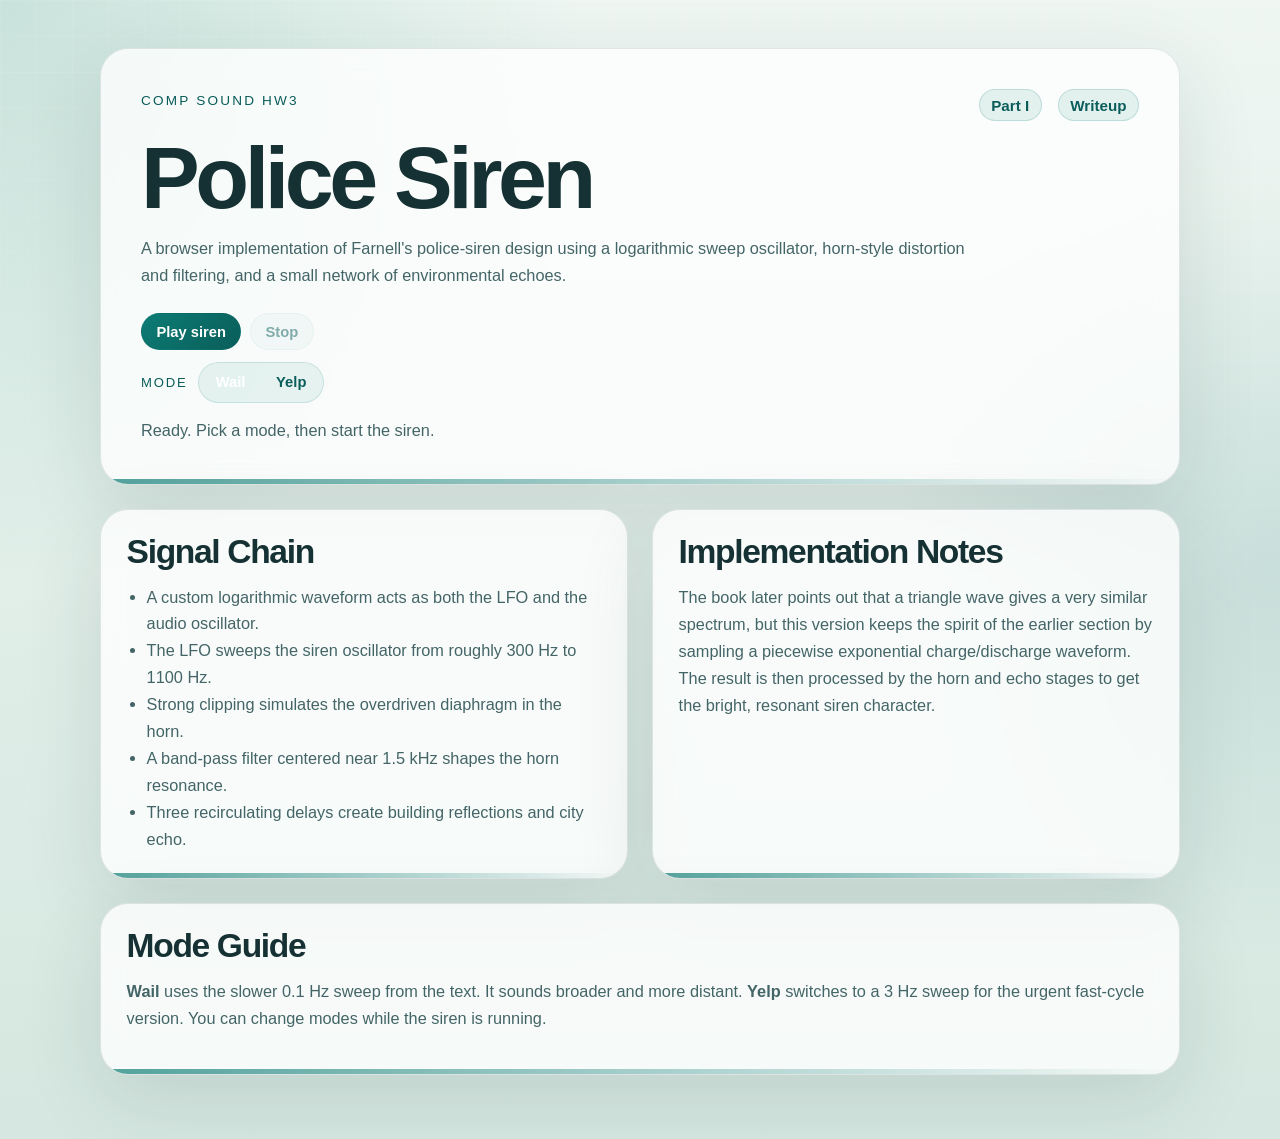
<file: HW3/part2/index.html>
<!DOCTYPE html>
<html lang="en">
  <head>
    <meta charset="UTF-8" />
    <meta name="viewport" content="width=device-width, initial-scale=1.0" />
    <title>Lab 3 - Police Siren</title>
    <link rel="stylesheet" href="../style.css" />
  </head>
  <body>
    <main class="shell">
      <section class="hero">
        <div class="hero-topline">
          <p class="eyebrow">Comp Sound HW3</p>
          <nav class="mini-nav" aria-label="Site">
            <a href="../index.html">Part I</a>
            <a href="../blog/">Writeup</a>
          </nav>
        </div>
        <h1>Police Siren</h1>
        <p class="lede">
          A browser implementation of Farnell's police-siren design using a
          logarithmic sweep oscillator, horn-style distortion and filtering, and
          a small network of environmental echoes.
        </p>
        <div class="action-strip">
          <button id="play-siren" class="primary">Play siren</button>
          <button id="stop-siren" class="secondary" disabled>Stop</button>
        </div>
        <div class="mode-strip">
          <span class="mode-caption">Mode</span>
          <div class="segmented">
            <button id="mode-wail" class="secondary mode-button is-active">
              Wail
            </button>
            <button id="mode-yelp" class="secondary mode-button">
              Yelp
            </button>
          </div>
        </div>
        <p id="siren-status" class="status">
          Ready. Pick a mode, then start the siren.
        </p>
      </section>

      <section class="grid">
        <article class="panel">
          <h2>Signal Chain</h2>
          <ul>
            <li>A custom logarithmic waveform acts as both the LFO and the audio oscillator.</li>
            <li>The LFO sweeps the siren oscillator from roughly 300 Hz to 1100 Hz.</li>
            <li>Strong clipping simulates the overdriven diaphragm in the horn.</li>
            <li>A band-pass filter centered near 1.5 kHz shapes the horn resonance.</li>
            <li>Three recirculating delays create building reflections and city echo.</li>
          </ul>
        </article>

        <article class="panel">
          <h2>Implementation Notes</h2>
          <p>
            The book later points out that a triangle wave gives a very similar
            spectrum, but this version keeps the spirit of the earlier section
            by sampling a piecewise exponential charge/discharge waveform. The
            result is then processed by the horn and echo stages to get the
            bright, resonant siren character.
          </p>
        </article>
      </section>

      <section class="panel">
        <h2>Mode Guide</h2>
        <p>
          <strong>Wail</strong> uses the slower 0.1 Hz sweep from the text. It
          sounds broader and more distant. <strong>Yelp</strong> switches to a
          3 Hz sweep for the urgent fast-cycle version. You can change modes
          while the siren is running.
        </p>
      </section>
    </main>

    <script src="./police-siren.js"></script>
  </body>
</html>
</file>
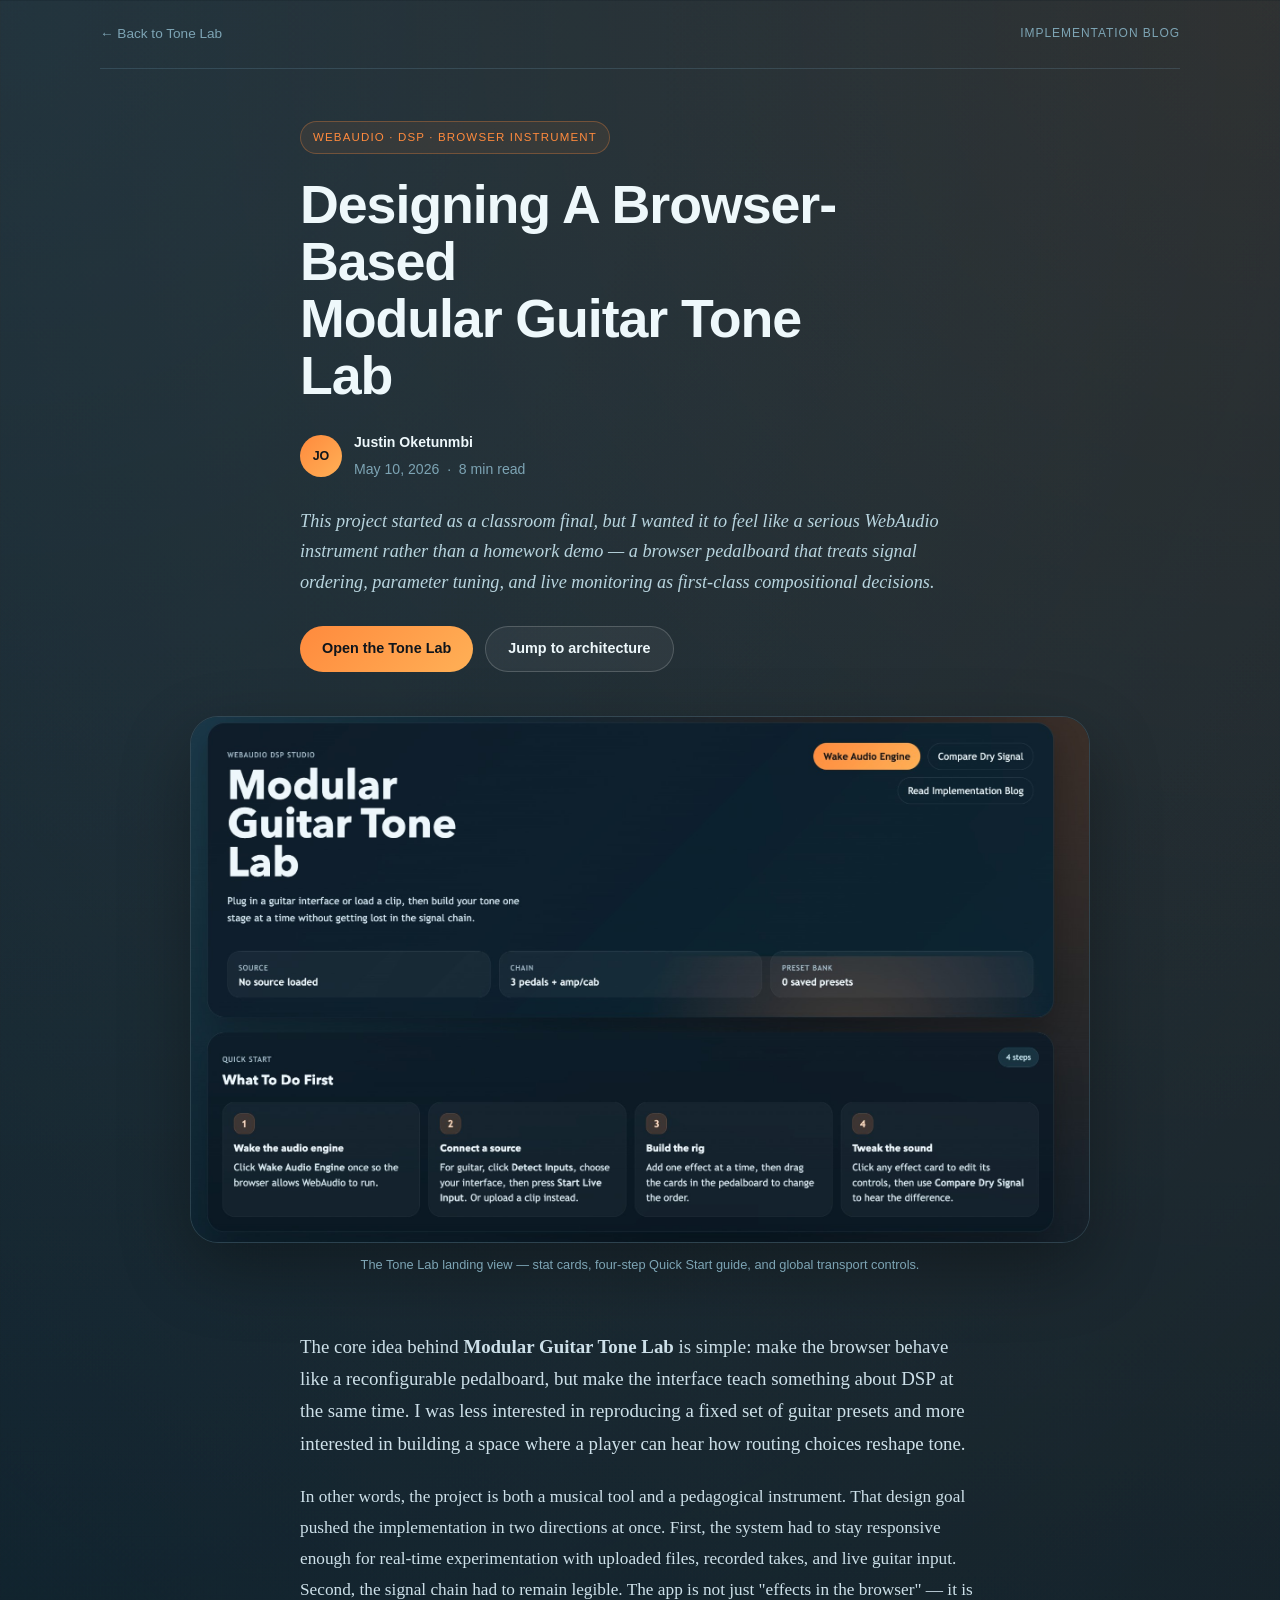
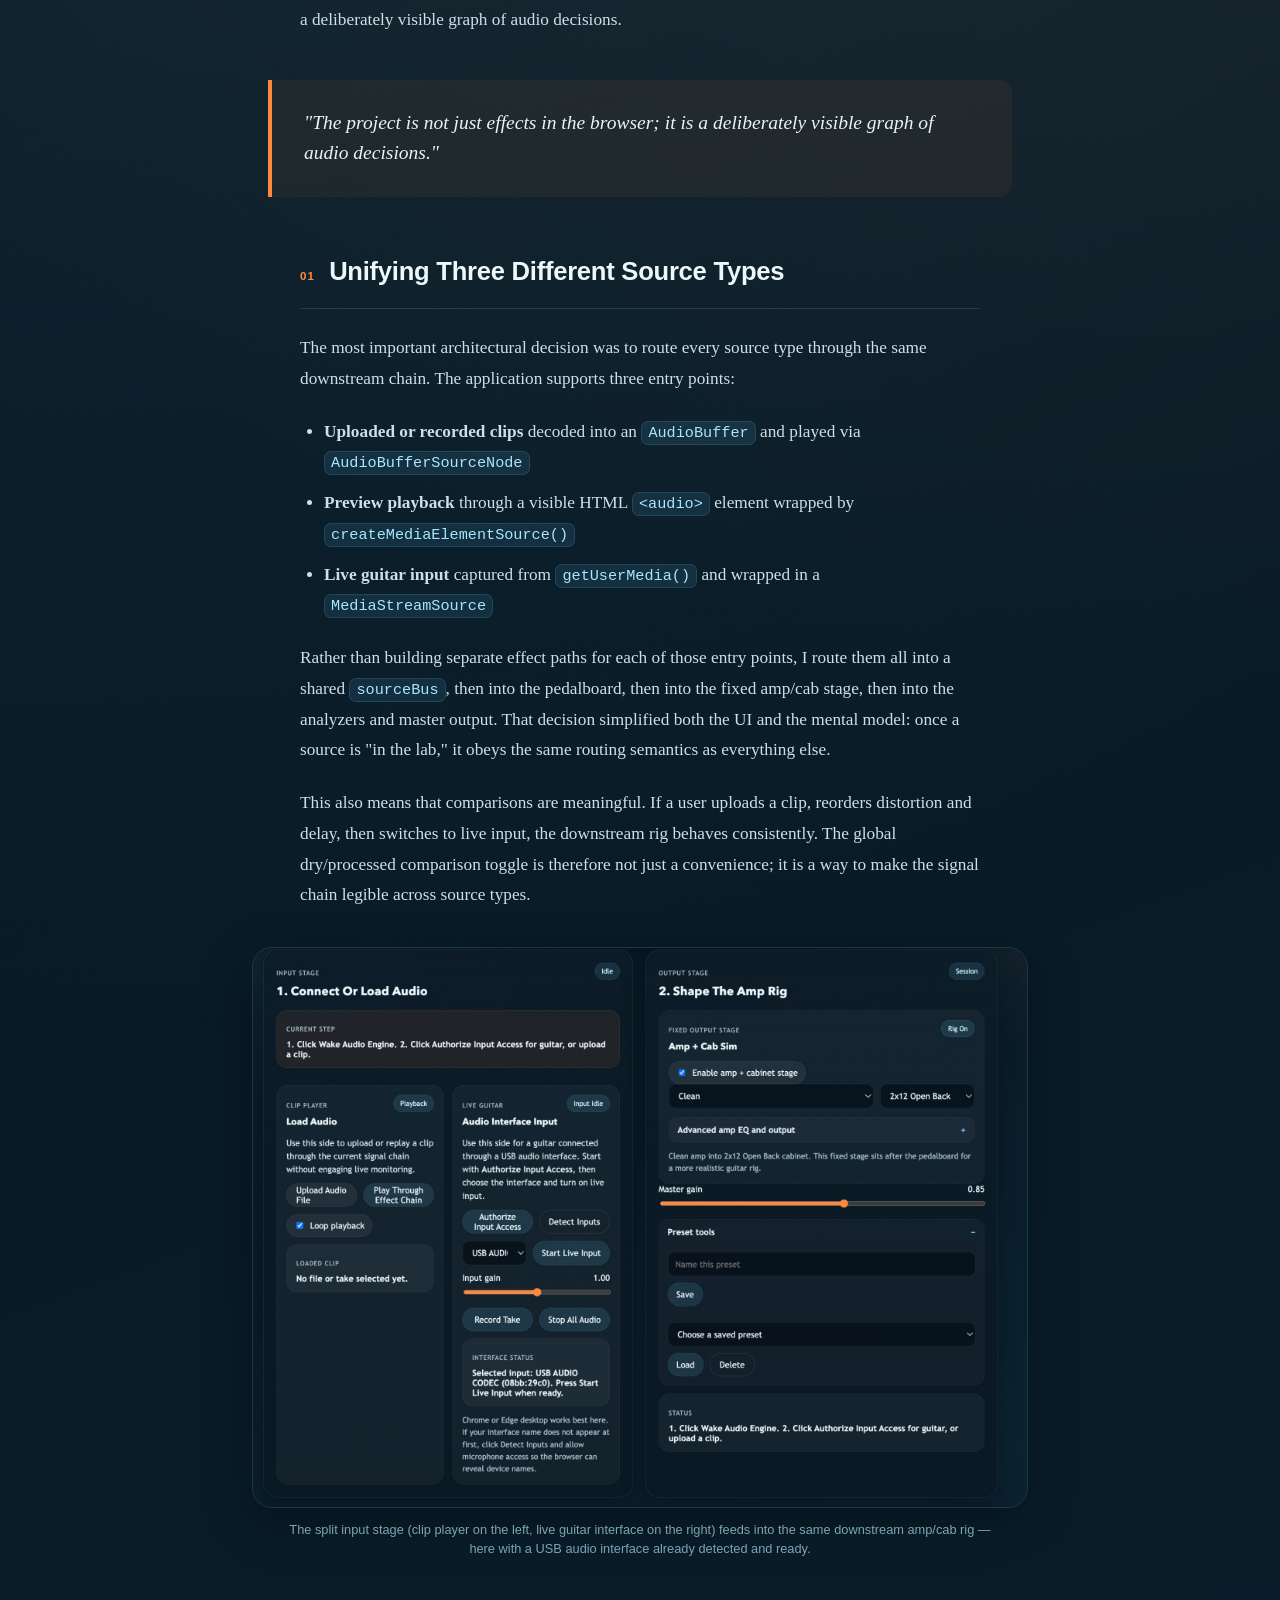
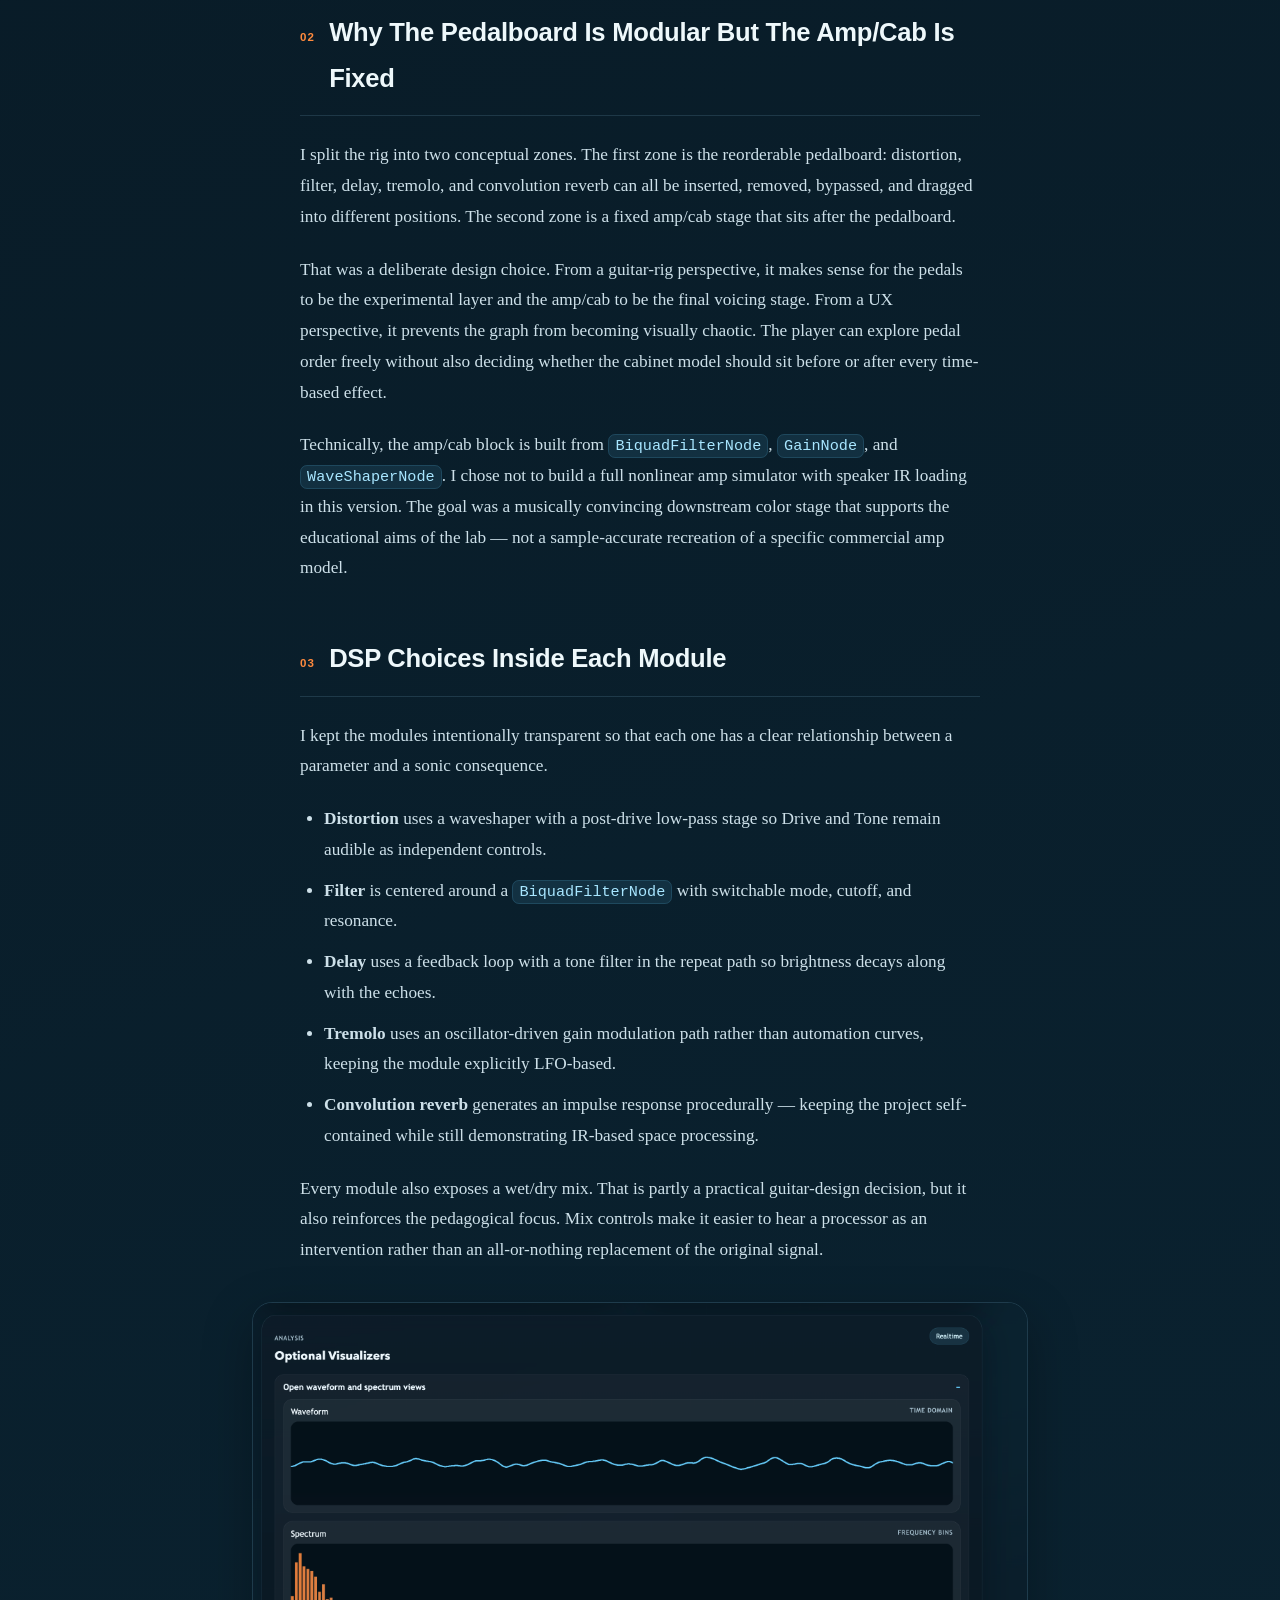
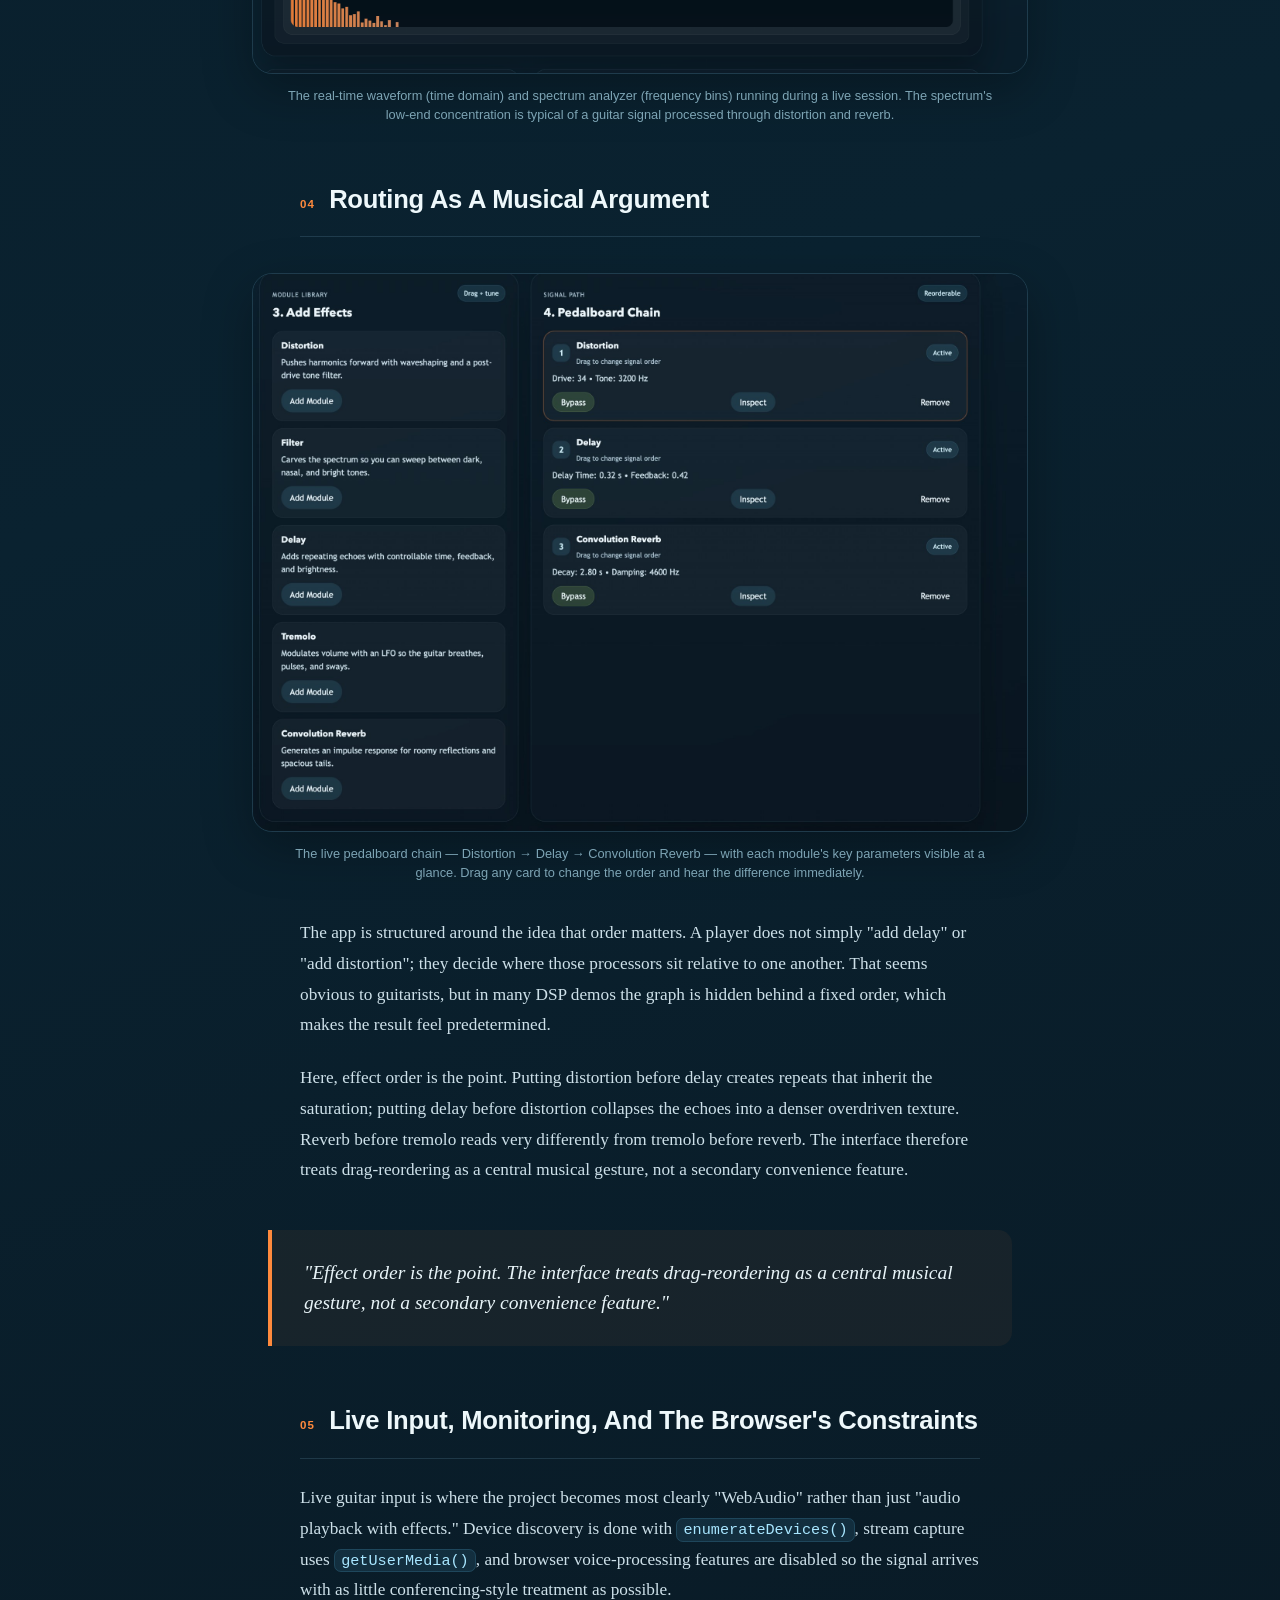
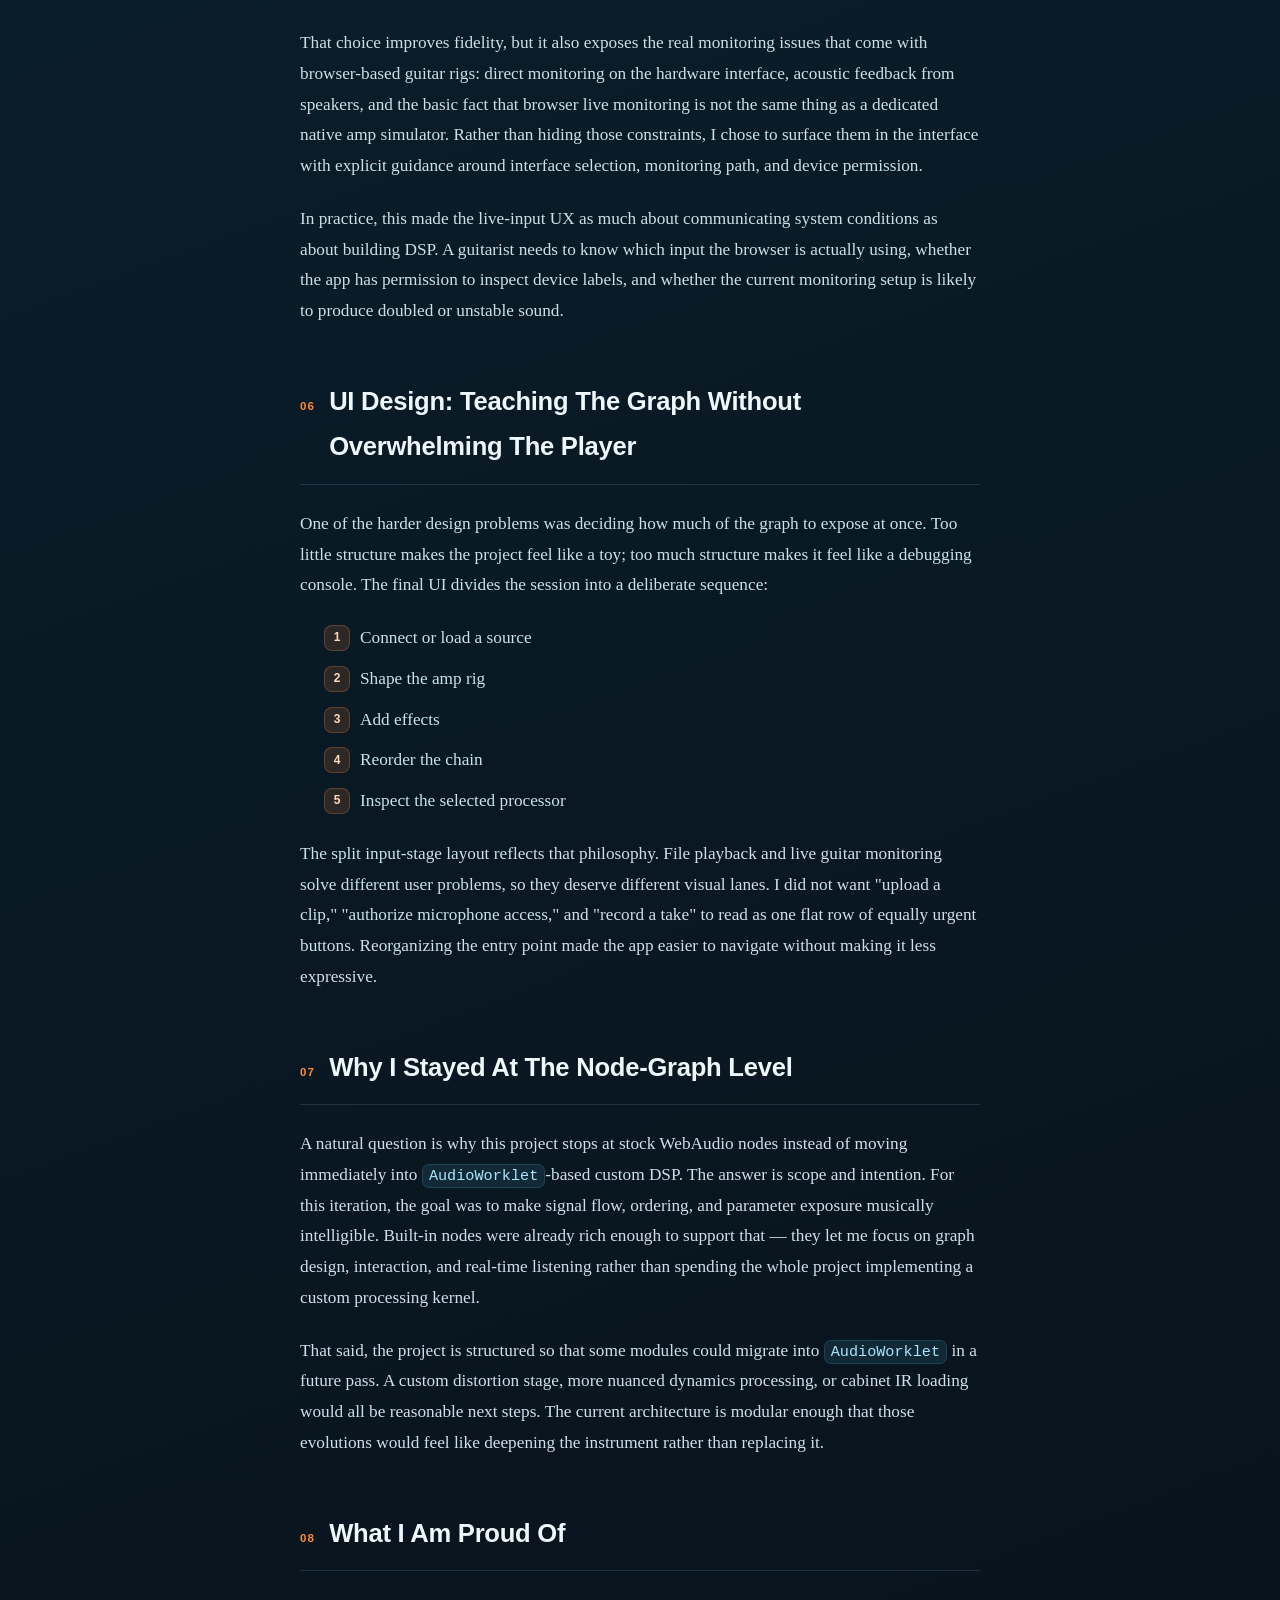
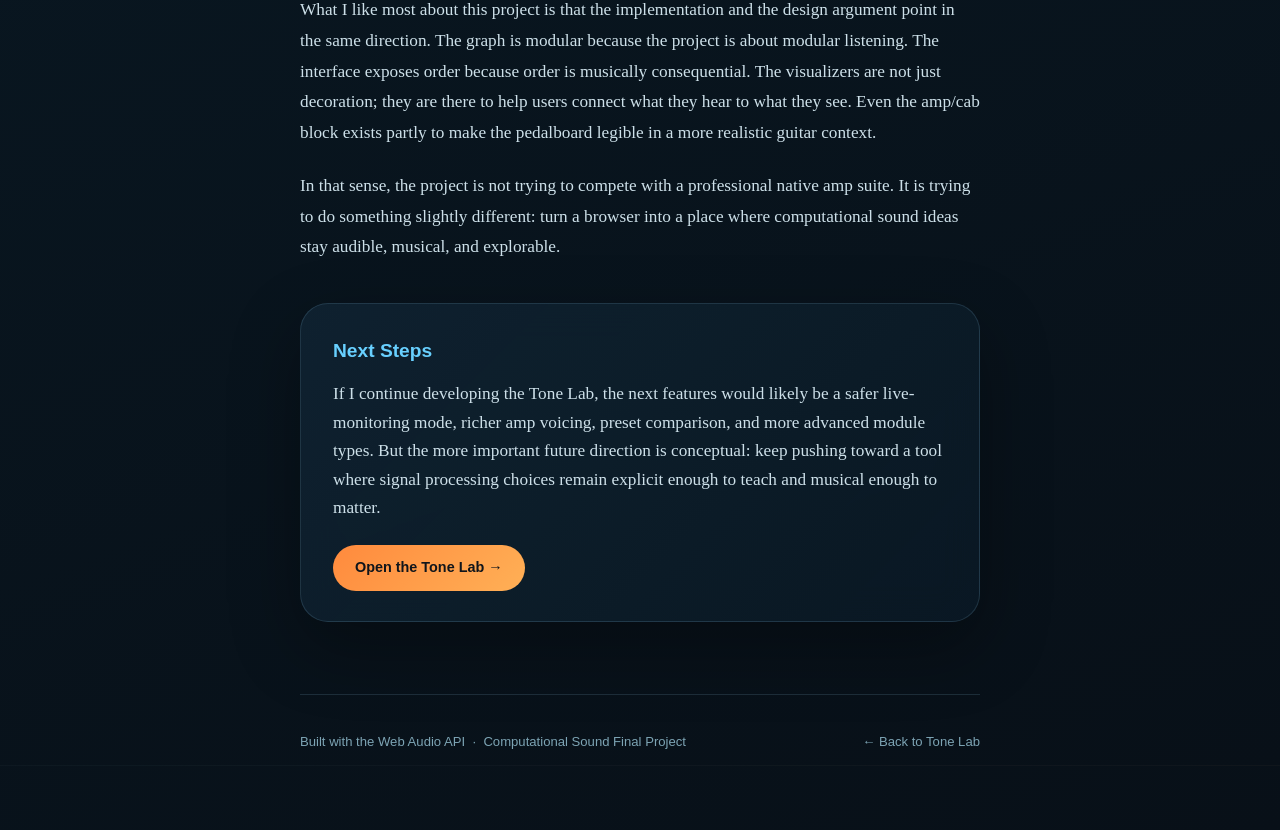
<file: guitar-tone-lab/blog.html>
<!DOCTYPE html>
<html lang="en">
  <head>
    <meta charset="UTF-8" />
    <meta name="viewport" content="width=device-width, initial-scale=1.0" />
    <title>Designing A Browser-Based Modular Guitar Tone Lab</title>
    <link rel="stylesheet" href="blog.css" />
  </head>
  <body>
    <div class="blog-shell">

      <nav class="top-nav">
        <a class="nav-back" href="index.html">← Back to Tone Lab</a>
        <span class="nav-tag">Implementation Blog</span>
      </nav>

      <header class="blog-hero">
        <div class="hero-meta">
          <span class="hero-tag">WebAudio · DSP · Browser Instrument</span>
        </div>
        <h1>Designing A Browser-Based<br>Modular Guitar Tone Lab</h1>
        <div class="byline">
          <div class="byline-avatar" aria-hidden="true">JO</div>
          <div class="byline-info">
            <span class="byline-name">Justin Oketunmbi</span>
            <span class="byline-meta">May 10, 2026 &nbsp;·&nbsp; 8 min read</span>
          </div>
        </div>
        <p class="hero-deck">
          This project started as a classroom final, but I wanted it to feel like a
          serious WebAudio instrument rather than a homework demo — a browser pedalboard
          that treats signal ordering, parameter tuning, and live monitoring as
          first-class compositional decisions.
        </p>
        <div class="hero-actions">
          <a class="primary-link" href="index.html">Open the Tone Lab</a>
          <a class="secondary-link" href="#architecture">Jump to architecture</a>
        </div>
      </header>

      <div class="hero-image-wrap">
        <img
          src="assets/overview.png"
          alt="Modular Guitar Tone Lab — hero section and Quick Start guide showing the four-step workflow"
          class="hero-image"
        />
        <p class="image-caption">The Tone Lab landing view — stat cards, four-step Quick Start guide, and global transport controls.</p>
      </div>

      <main class="article-body">

        <p class="lead-paragraph">
          The core idea behind <strong>Modular Guitar Tone Lab</strong> is simple:
          make the browser behave like a reconfigurable pedalboard, but make the
          interface teach something about DSP at the same time. I was less
          interested in reproducing a fixed set of guitar presets and more
          interested in building a space where a player can hear how routing
          choices reshape tone.
        </p>
        <p>
          In other words, the project is both a musical tool and a pedagogical
          instrument. That design goal pushed the implementation in two directions
          at once. First, the system had to stay responsive enough for real-time
          experimentation with uploaded files, recorded takes, and live guitar
          input. Second, the signal chain had to remain legible. The app is not
          just "effects in the browser" — it is a deliberately visible graph of
          audio decisions.
        </p>

        <blockquote class="pull-quote">
          "The project is not just effects in the browser; it is a deliberately
          visible graph of audio decisions."
        </blockquote>

        <section class="article-section" id="architecture">
          <h2><span class="section-num">01</span> Unifying Three Different Source Types</h2>
          <p>
            The most important architectural decision was to route every source type
            through the same downstream chain. The application supports three entry
            points:
          </p>
          <ul>
            <li><strong>Uploaded or recorded clips</strong> decoded into an <code>AudioBuffer</code> and played via <code>AudioBufferSourceNode</code></li>
            <li><strong>Preview playback</strong> through a visible HTML <code>&lt;audio&gt;</code> element wrapped by <code>createMediaElementSource()</code></li>
            <li><strong>Live guitar input</strong> captured from <code>getUserMedia()</code> and wrapped in a <code>MediaStreamSource</code></li>
          </ul>
          <p>
            Rather than building separate effect paths for each of those entry
            points, I route them all into a shared <code>sourceBus</code>, then into
            the pedalboard, then into the fixed amp/cab stage, then into the
            analyzers and master output. That decision simplified both the UI and
            the mental model: once a source is "in the lab," it obeys the same
            routing semantics as everything else.
          </p>
          <p>
            This also means that comparisons are meaningful. If a user uploads a
            clip, reorders distortion and delay, then switches to live input, the
            downstream rig behaves consistently. The global dry/processed comparison
            toggle is therefore not just a convenience; it is a way to make the
            signal chain legible across source types.
          </p>

          <figure class="article-figure">
            <img
              src="assets/input-output.png"
              alt="Input Stage panel showing clip player and live guitar sections side by side, with Output Stage showing amp and cab controls"
            />
            <figcaption>
              The split input stage (clip player on the left, live guitar interface on the right) feeds into
              the same downstream amp/cab rig — here with a USB audio interface already detected and ready.
            </figcaption>
          </figure>
        </section>

        <section class="article-section">
          <h2><span class="section-num">02</span> Why The Pedalboard Is Modular But The Amp/Cab Is Fixed</h2>
          <p>
            I split the rig into two conceptual zones. The first zone is the
            reorderable pedalboard: distortion, filter, delay, tremolo, and
            convolution reverb can all be inserted, removed, bypassed, and dragged
            into different positions. The second zone is a fixed amp/cab stage that
            sits after the pedalboard.
          </p>
          <p>
            That was a deliberate design choice. From a guitar-rig perspective, it
            makes sense for the pedals to be the experimental layer and the amp/cab
            to be the final voicing stage. From a UX perspective, it prevents the
            graph from becoming visually chaotic. The player can explore pedal order
            freely without also deciding whether the cabinet model should sit before
            or after every time-based effect.
          </p>
          <p>
            Technically, the amp/cab block is built from <code>BiquadFilterNode</code>,
            <code>GainNode</code>, and <code>WaveShaperNode</code>. I chose not to build
            a full nonlinear amp simulator with speaker IR loading in this version.
            The goal was a musically convincing downstream color stage that supports
            the educational aims of the lab — not a sample-accurate recreation of a
            specific commercial amp model.
          </p>
        </section>

        <section class="article-section">
          <h2><span class="section-num">03</span> DSP Choices Inside Each Module</h2>
          <p>
            I kept the modules intentionally transparent so that each one has a
            clear relationship between a parameter and a sonic consequence.
          </p>
          <ul>
            <li><strong>Distortion</strong> uses a waveshaper with a post-drive low-pass stage so Drive and Tone remain audible as independent controls.</li>
            <li><strong>Filter</strong> is centered around a <code>BiquadFilterNode</code> with switchable mode, cutoff, and resonance.</li>
            <li><strong>Delay</strong> uses a feedback loop with a tone filter in the repeat path so brightness decays along with the echoes.</li>
            <li><strong>Tremolo</strong> uses an oscillator-driven gain modulation path rather than automation curves, keeping the module explicitly LFO-based.</li>
            <li><strong>Convolution reverb</strong> generates an impulse response procedurally — keeping the project self-contained while still demonstrating IR-based space processing.</li>
          </ul>
          <p>
            Every module also exposes a wet/dry mix. That is partly a practical
            guitar-design decision, but it also reinforces the pedagogical focus.
            Mix controls make it easier to hear a processor as an intervention
            rather than an all-or-nothing replacement of the original signal.
          </p>

          <figure class="article-figure">
            <img
              src="assets/visualizers.png"
              alt="Optional Visualizers panel showing a live waveform in the time domain and a frequency spectrum with bars concentrated in the low end"
            />
            <figcaption>
              The real-time waveform (time domain) and spectrum analyzer (frequency bins) running during a live session.
              The spectrum's low-end concentration is typical of a guitar signal processed through distortion and reverb.
            </figcaption>
          </figure>
        </section>

        <section class="article-section">
          <h2><span class="section-num">04</span> Routing As A Musical Argument</h2>

          <figure class="article-figure">
            <img
              src="assets/pedalboard.png"
              alt="Module Library panel alongside the Pedalboard Chain showing Distortion, Delay, and Convolution Reverb active in order"
            />
            <figcaption>
              The live pedalboard chain — Distortion → Delay → Convolution Reverb — with each module's
              key parameters visible at a glance. Drag any card to change the order and hear the difference immediately.
            </figcaption>
          </figure>

          <p>
            The app is structured around the idea that order matters. A player does
            not simply "add delay" or "add distortion"; they decide where those
            processors sit relative to one another. That seems obvious to guitarists,
            but in many DSP demos the graph is hidden behind a fixed order, which
            makes the result feel predetermined.
          </p>
          <p>
            Here, effect order is the point. Putting distortion before delay creates
            repeats that inherit the saturation; putting delay before distortion
            collapses the echoes into a denser overdriven texture. Reverb before
            tremolo reads very differently from tremolo before reverb. The interface
            therefore treats drag-reordering as a central musical gesture, not a
            secondary convenience feature.
          </p>
        </section>

        <blockquote class="pull-quote">
          "Effect order is the point. The interface treats drag-reordering as a
          central musical gesture, not a secondary convenience feature."
        </blockquote>

        <section class="article-section">
          <h2><span class="section-num">05</span> Live Input, Monitoring, And The Browser's Constraints</h2>
          <p>
            Live guitar input is where the project becomes most clearly "WebAudio"
            rather than just "audio playback with effects." Device discovery is done
            with <code>enumerateDevices()</code>, stream capture uses
            <code>getUserMedia()</code>, and browser voice-processing features are
            disabled so the signal arrives with as little conferencing-style
            treatment as possible.
          </p>
          <p>
            That choice improves fidelity, but it also exposes the real monitoring
            issues that come with browser-based guitar rigs: direct monitoring on
            the hardware interface, acoustic feedback from speakers, and the basic
            fact that browser live monitoring is not the same thing as a dedicated
            native amp simulator. Rather than hiding those constraints, I chose to
            surface them in the interface with explicit guidance around interface
            selection, monitoring path, and device permission.
          </p>
          <p>
            In practice, this made the live-input UX as much about communicating
            system conditions as about building DSP. A guitarist needs to know which
            input the browser is actually using, whether the app has permission to
            inspect device labels, and whether the current monitoring setup is likely
            to produce doubled or unstable sound.
          </p>
        </section>

        <section class="article-section">
          <h2><span class="section-num">06</span> UI Design: Teaching The Graph Without Overwhelming The Player</h2>
          <p>
            One of the harder design problems was deciding how much of the graph to
            expose at once. Too little structure makes the project feel like a toy;
            too much structure makes it feel like a debugging console. The final UI
            divides the session into a deliberate sequence:
          </p>
          <ol class="styled-list">
            <li>Connect or load a source</li>
            <li>Shape the amp rig</li>
            <li>Add effects</li>
            <li>Reorder the chain</li>
            <li>Inspect the selected processor</li>
          </ol>
          <p>
            The split input-stage layout reflects that philosophy. File playback and
            live guitar monitoring solve different user problems, so they deserve
            different visual lanes. I did not want "upload a clip," "authorize
            microphone access," and "record a take" to read as one flat row of
            equally urgent buttons. Reorganizing the entry point made the app easier
            to navigate without making it less expressive.
          </p>
        </section>

        <section class="article-section">
          <h2><span class="section-num">07</span> Why I Stayed At The Node-Graph Level</h2>
          <p>
            A natural question is why this project stops at stock WebAudio nodes
            instead of moving immediately into <code>AudioWorklet</code>-based custom
            DSP. The answer is scope and intention. For this iteration, the goal was
            to make signal flow, ordering, and parameter exposure musically
            intelligible. Built-in nodes were already rich enough to support that —
            they let me focus on graph design, interaction, and real-time listening
            rather than spending the whole project implementing a custom processing
            kernel.
          </p>
          <p>
            That said, the project is structured so that some modules could migrate
            into <code>AudioWorklet</code> in a future pass. A custom distortion
            stage, more nuanced dynamics processing, or cabinet IR loading would all
            be reasonable next steps. The current architecture is modular enough
            that those evolutions would feel like deepening the instrument rather
            than replacing it.
          </p>
        </section>

        <section class="article-section closing-section">
          <h2><span class="section-num">08</span> What I Am Proud Of</h2>
          <p>
            What I like most about this project is that the implementation and the
            design argument point in the same direction. The graph is modular because
            the project is about modular listening. The interface exposes order
            because order is musically consequential. The visualizers are not just
            decoration; they are there to help users connect what they hear to what
            they see. Even the amp/cab block exists partly to make the pedalboard
            legible in a more realistic guitar context.
          </p>
          <p>
            In that sense, the project is not trying to compete with a professional
            native amp suite. It is trying to do something slightly different: turn a
            browser into a place where computational sound ideas stay audible,
            musical, and explorable.
          </p>

          <div class="next-steps-card">
            <h3>Next Steps</h3>
            <p>
              If I continue developing the Tone Lab, the next features would likely be
              a safer live-monitoring mode, richer amp voicing, preset comparison, and
              more advanced module types. But the more important future direction is
              conceptual: keep pushing toward a tool where signal processing choices
              remain explicit enough to teach and musical enough to matter.
            </p>
            <a class="primary-link" href="index.html">Open the Tone Lab &rarr;</a>
          </div>
        </section>

      </main>

      <footer class="blog-footer">
        <p>Built with the Web Audio API &nbsp;·&nbsp; Computational Sound Final Project</p>
        <a class="nav-back" href="index.html">← Back to Tone Lab</a>
      </footer>

    </div>
  </body>
</html>
</file>
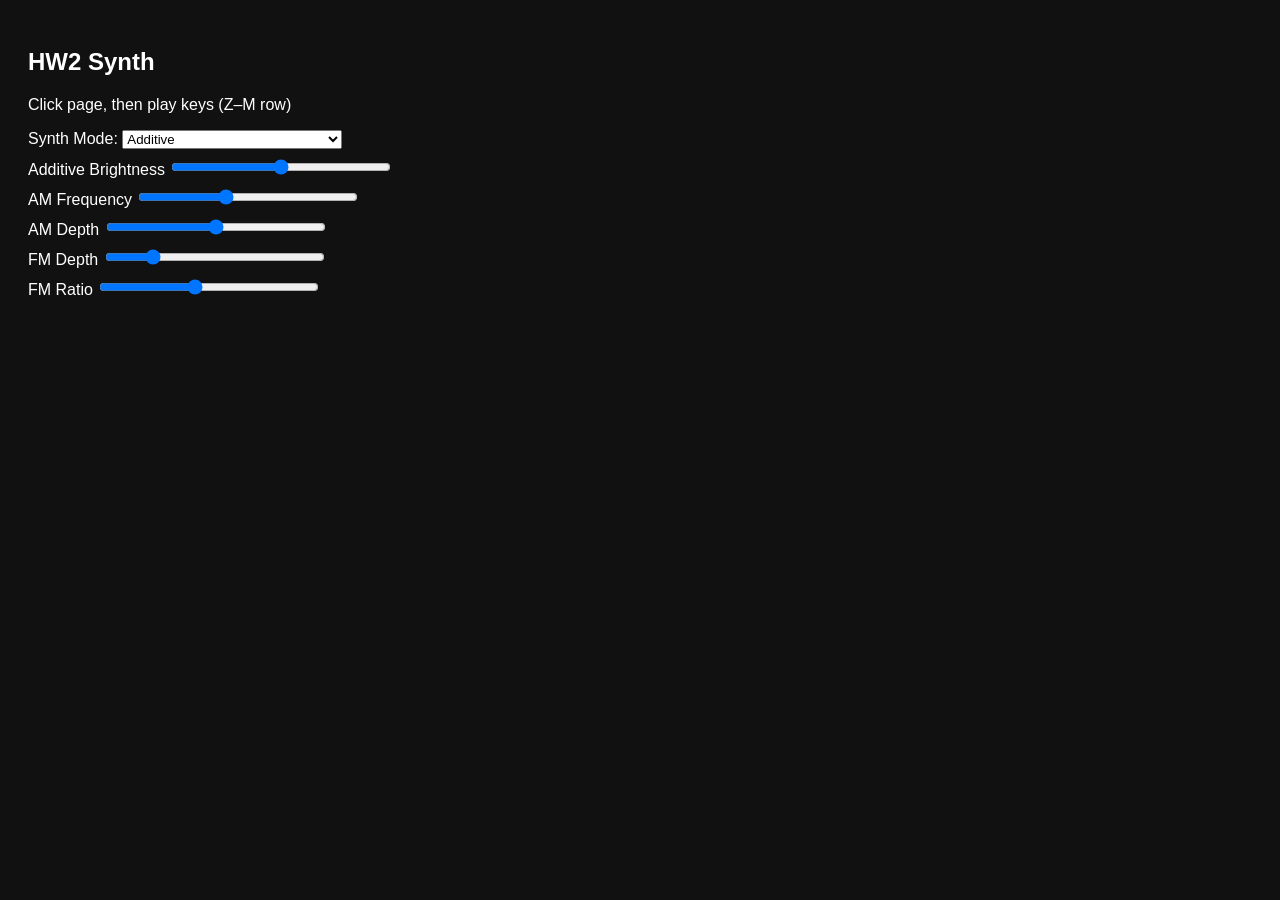
<file: HW2/HW2.html>
<!DOCTYPE html>
<html lang="en">
<head>
  <meta charset="UTF-8" />
  <title>HW2 Synth</title>

  <style>
    body {
      font-family: Arial, sans-serif;
      padding: 20px;
      background: #111;
      color: white;
    }

    label {
      display: block;
      margin: 8px 0;
    }

    input, select {
      width: 220px;
    }
  </style>
</head>
<body>

  <h2>HW2 Synth</h2>
  <p>Click page, then play keys (Z–M row)</p>

  <label>
    Synth Mode:
    <select id="synthMode">
      <option value="additive">Additive</option>
      <option value="am">AM</option>
      <option value="fm">FM</option>
    </select>
  </label>

  <label>
    Additive Brightness
    <input type="range" id="addBrightness"
           min="0" max="1" step="0.01" value="0.5">
  </label>

  <label>
    AM Frequency
    <input type="range" id="amFreq"
           min="1" max="50" value="20">
  </label>

  <label>
    AM Depth
    <input type="range" id="amDepth"
           min="0" max="1" step="0.01" value="0.5">
  </label>

  <label>
    FM Depth
    <input type="range" id="fmDepth"
           min="0" max="500" value="100">
  </label>

  <label>
    FM Ratio
    <input type="range" id="fmRatio"
           min="0.5" max="4" step="0.1" value="2">
  </label>

  <script src="HW2.js"></script>
</body>
</html>
</file>
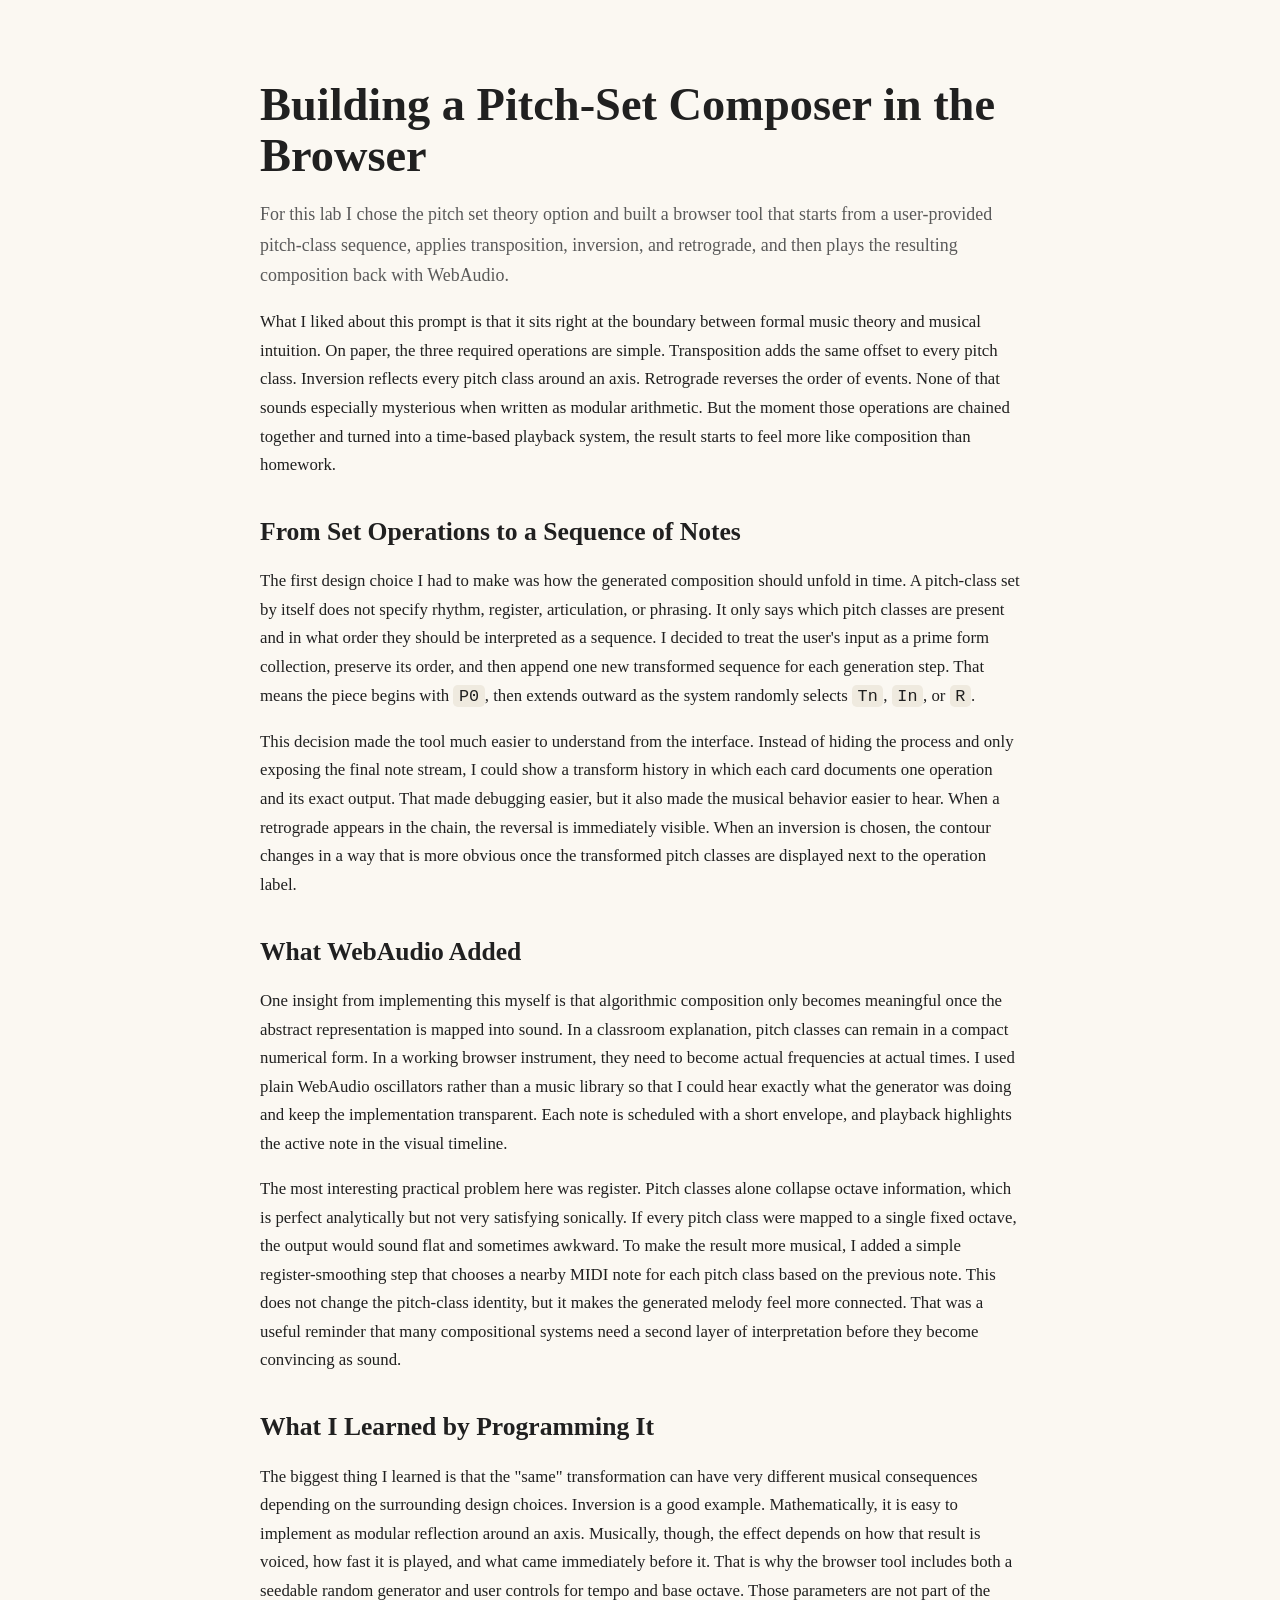
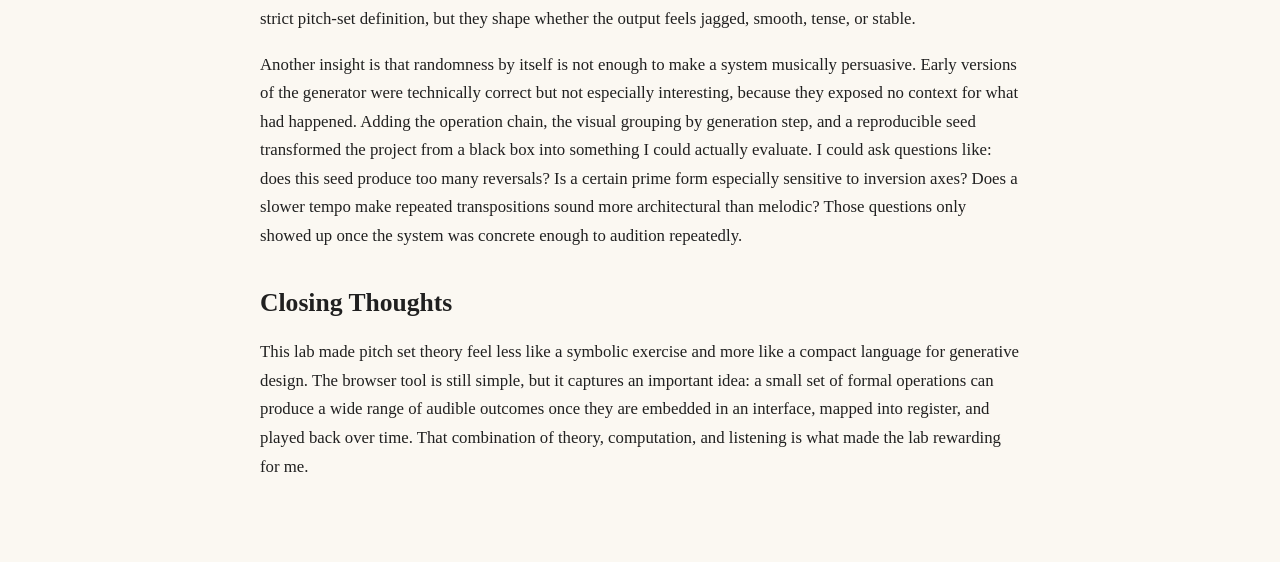
<file: Lab5/blog-post.html>
<!DOCTYPE html>
<html lang="en">
  <head>
    <meta charset="UTF-8" />
    <meta name="viewport" content="width=device-width, initial-scale=1.0" />
    <title>Lab 5 Blog Post - Pitch Set Theory Composer</title>
    <style>
      body {
        margin: 0;
        font-family: Georgia, "Times New Roman", serif;
        line-height: 1.7;
        color: #202020;
        background: #fbf8f2;
      }

      main {
        width: min(760px, calc(100% - 2rem));
        margin: 0 auto;
        padding: 3rem 0 4rem;
      }

      h1,
      h2 {
        line-height: 1.1;
      }

      h1 {
        font-size: 2.9rem;
        margin-bottom: 0.6rem;
      }

      h2 {
        margin-top: 2.4rem;
        font-size: 1.6rem;
      }

      p {
        font-size: 1.05rem;
      }

      .dek {
        color: #5a5a5a;
        font-size: 1.12rem;
      }

      code {
        background: #efeadf;
        padding: 0.1rem 0.35rem;
        border-radius: 0.3rem;
      }
    </style>
  </head>
  <body>
    <main>
      <h1>Building a Pitch-Set Composer in the Browser</h1>
      <p class="dek">
        For this lab I chose the pitch set theory option and built a browser
        tool that starts from a user-provided pitch-class sequence, applies
        transposition, inversion, and retrograde, and then plays the resulting
        composition back with WebAudio.
      </p>

      <p>
        What I liked about this prompt is that it sits right at the boundary
        between formal music theory and musical intuition. On paper, the three
        required operations are simple. Transposition adds the same offset to
        every pitch class. Inversion reflects every pitch class around an axis.
        Retrograde reverses the order of events. None of that sounds especially
        mysterious when written as modular arithmetic. But the moment those
        operations are chained together and turned into a time-based playback
        system, the result starts to feel more like composition than homework.
      </p>

      <h2>From Set Operations to a Sequence of Notes</h2>
      <p>
        The first design choice I had to make was how the generated composition
        should unfold in time. A pitch-class set by itself does not specify
        rhythm, register, articulation, or phrasing. It only says which pitch
        classes are present and in what order they should be interpreted as a
        sequence. I decided to treat the user's input as a prime form
        collection, preserve its order, and then append one new transformed
        sequence for each generation step. That means the piece begins with
        <code>P0</code>, then extends outward as the system randomly selects
        <code>Tn</code>, <code>In</code>, or <code>R</code>.
      </p>

      <p>
        This decision made the tool much easier to understand from the
        interface. Instead of hiding the process and only exposing the final
        note stream, I could show a transform history in which each card
        documents one operation and its exact output. That made debugging easier,
        but it also made the musical behavior easier to hear. When a retrograde
        appears in the chain, the reversal is immediately visible. When an
        inversion is chosen, the contour changes in a way that is more obvious
        once the transformed pitch classes are displayed next to the operation
        label.
      </p>

      <h2>What WebAudio Added</h2>
      <p>
        One insight from implementing this myself is that algorithmic
        composition only becomes meaningful once the abstract representation is
        mapped into sound. In a classroom explanation, pitch classes can remain
        in a compact numerical form. In a working browser instrument, they need
        to become actual frequencies at actual times. I used plain WebAudio
        oscillators rather than a music library so that I could hear exactly
        what the generator was doing and keep the implementation transparent.
        Each note is scheduled with a short envelope, and playback highlights the
        active note in the visual timeline.
      </p>

      <p>
        The most interesting practical problem here was register. Pitch classes
        alone collapse octave information, which is perfect analytically but not
        very satisfying sonically. If every pitch class were mapped to a single
        fixed octave, the output would sound flat and sometimes awkward. To make
        the result more musical, I added a simple register-smoothing step that
        chooses a nearby MIDI note for each pitch class based on the previous
        note. This does not change the pitch-class identity, but it makes the
        generated melody feel more connected. That was a useful reminder that
        many compositional systems need a second layer of interpretation before
        they become convincing as sound.
      </p>

      <h2>What I Learned by Programming It</h2>
      <p>
        The biggest thing I learned is that the "same" transformation can have
        very different musical consequences depending on the surrounding design
        choices. Inversion is a good example. Mathematically, it is easy to
        implement as modular reflection around an axis. Musically, though, the
        effect depends on how that result is voiced, how fast it is played, and
        what came immediately before it. That is why the browser tool includes
        both a seedable random generator and user controls for tempo and base
        octave. Those parameters are not part of the strict pitch-set
        definition, but they shape whether the output feels jagged, smooth,
        tense, or stable.
      </p>

      <p>
        Another insight is that randomness by itself is not enough to make a
        system musically persuasive. Early versions of the generator were
        technically correct but not especially interesting, because they exposed
        no context for what had happened. Adding the operation chain, the visual
        grouping by generation step, and a reproducible seed transformed the
        project from a black box into something I could actually evaluate. I
        could ask questions like: does this seed produce too many reversals? Is
        a certain prime form especially sensitive to inversion axes? Does a
        slower tempo make repeated transpositions sound more architectural than
        melodic? Those questions only showed up once the system was concrete
        enough to audition repeatedly.
      </p>

      <h2>Closing Thoughts</h2>
      <p>
        This lab made pitch set theory feel less like a symbolic exercise and
        more like a compact language for generative design. The browser tool is
        still simple, but it captures an important idea: a small set of formal
        operations can produce a wide range of audible outcomes once they are
        embedded in an interface, mapped into register, and played back over
        time. That combination of theory, computation, and listening is what
        made the lab rewarding for me.
      </p>
    </main>
  </body>
</html>
</file>
<file: guitar-tone-lab/styles.css>
:root {
  --bg: #06141f;
  --bg-soft: rgba(16, 34, 46, 0.82);
  --panel: rgba(13, 28, 40, 0.88);
  --panel-alt: rgba(17, 38, 52, 0.92);
  --stroke: rgba(159, 217, 255, 0.16);
  --text: #edf7fb;
  --muted: #a8c1cf;
  --accent: #ff8a3d;
  --accent-2: #68d0ff;
  --accent-3: #c4ff6d;
  --danger: #ff5d73;
  --shadow: 0 24px 60px rgba(0, 0, 0, 0.28);
  --radius-xl: 28px;
  --radius-lg: 20px;
  --radius-md: 14px;
  --radius-sm: 10px;
  --font-display: "Avenir Next", "Gill Sans", "Trebuchet MS", sans-serif;
  --font-body: "Trebuchet MS", "Gill Sans", sans-serif;
}

* {
  box-sizing: border-box;
}

html,
body {
  margin: 0;
  min-height: 100%;
  font-family: var(--font-body);
  color: var(--text);
  background:
    radial-gradient(circle at top left, rgba(104, 208, 255, 0.22), transparent 30%),
    radial-gradient(circle at top right, rgba(255, 138, 61, 0.22), transparent 26%),
    linear-gradient(160deg, #07131c 0%, #0b2230 55%, #081018 100%);
}

body {
  position: relative;
}

.noise {
  position: fixed;
  inset: 0;
  pointer-events: none;
  opacity: 0.05;
  background-image:
    linear-gradient(rgba(255, 255, 255, 0.08) 1px, transparent 1px),
    linear-gradient(90deg, rgba(255, 255, 255, 0.08) 1px, transparent 1px);
  background-size: 90px 90px;
  mask-image: radial-gradient(circle at center, black, transparent 82%);
}

.app-shell {
  width: min(1380px, calc(100vw - 32px));
  margin: 24px auto 40px;
}

.hero,
.panel {
  backdrop-filter: blur(18px);
  border: 1px solid var(--stroke);
  box-shadow: var(--shadow);
}

.hero {
  position: relative;
  display: grid;
  grid-template-columns: 1.4fr 0.75fr;
  gap: 24px;
  padding: 32px;
  border-radius: var(--radius-xl);
  background:
    linear-gradient(135deg, rgba(15, 29, 42, 0.95), rgba(11, 39, 55, 0.78)),
    rgba(8, 18, 26, 0.7);
  overflow: hidden;
}

.hero::after {
  content: "";
  position: absolute;
  inset: auto -12% -46% 40%;
  height: 320px;
  background: radial-gradient(circle, rgba(255, 138, 61, 0.22), transparent 65%);
  pointer-events: none;
}

.hero-copy {
  position: relative;
  z-index: 1;
}

.eyebrow,
.section-kicker,
.stat-label,
.meta-label,
.viz-head span:last-child {
  color: var(--muted);
  letter-spacing: 0.08em;
  text-transform: uppercase;
  font-size: 0.76rem;
}

h1,
h2,
h3 {
  margin: 0;
  font-family: var(--font-display);
}

h1 {
  font-size: clamp(2.6rem, 4vw, 4.4rem);
  line-height: 0.94;
  max-width: 10ch;
}

h2 {
  font-size: 1.4rem;
  letter-spacing: 0.01em;
}

.hero-text {
  max-width: 56ch;
  color: #d4e8f2;
  font-size: 1.02rem;
  line-height: 1.7;
}

.hero-actions {
  display: flex;
  flex-wrap: wrap;
  gap: 12px;
  align-self: start;
  justify-content: end;
  position: relative;
  z-index: 1;
}

.hero-stats {
  grid-column: 1 / -1;
  display: grid;
  grid-template-columns: repeat(3, minmax(0, 1fr));
  gap: 14px;
  position: relative;
  z-index: 1;
}

.stat-card,
.meta-card {
  background: rgba(255, 255, 255, 0.045);
  border: 1px solid rgba(255, 255, 255, 0.08);
  border-radius: var(--radius-lg);
  padding: 16px 18px;
}

.stat-card strong,
.meta-card strong {
  display: block;
  margin-top: 6px;
  font-size: 1rem;
}

.workspace {
  margin-top: 24px;
  display: grid;
  gap: 24px;
}

.guide-panel {
  padding-top: 22px;
}

.guide-grid {
  display: grid;
  grid-template-columns: repeat(4, minmax(0, 1fr));
  gap: 14px;
}

.guide-card {
  position: relative;
  padding: 18px;
  border-radius: 20px;
  border: 1px solid rgba(255, 255, 255, 0.08);
  background: rgba(255, 255, 255, 0.04);
}

.guide-card h3 {
  margin: 0 0 8px;
  font-size: 1rem;
}

.guide-card p {
  margin: 0;
  color: #d7e7ef;
  line-height: 1.55;
}

.guide-step {
  display: inline-flex;
  align-items: center;
  justify-content: center;
  width: 34px;
  height: 34px;
  margin-bottom: 12px;
  border-radius: 12px;
  background: rgba(255, 138, 61, 0.16);
  border: 1px solid rgba(255, 138, 61, 0.28);
  color: #ffd9bd;
  font-weight: 700;
}

.top-grid,
.bottom-grid,
.inspector-grid {
  display: grid;
  gap: 24px;
}

.top-grid {
  grid-template-columns: 1.05fr 1fr;
}

.bottom-grid {
  grid-template-columns: 0.95fr 1.65fr;
}

.inspector-grid {
  grid-template-columns: 1fr 1fr;
}

.panel {
  border-radius: var(--radius-xl);
  background: linear-gradient(180deg, var(--panel), rgba(10, 24, 35, 0.95));
  padding: 24px;
}

.panel-heading {
  display: flex;
  justify-content: space-between;
  gap: 16px;
  align-items: start;
  margin-bottom: 20px;
}

.visualizer-panel {
  grid-column: 1 / -1;
}

.panel-badge {
  padding: 8px 12px;
  border-radius: 999px;
  background: rgba(104, 208, 255, 0.12);
  color: #d7f6ff;
  font-size: 0.8rem;
  border: 1px solid rgba(104, 208, 255, 0.18);
  white-space: nowrap;
}

button,
input,
select {
  font: inherit;
}

button {
  cursor: pointer;
  transition:
    transform 180ms ease,
    border-color 180ms ease,
    background 180ms ease,
    opacity 180ms ease;
}

button:hover {
  transform: translateY(-1px);
}

button:disabled {
  cursor: not-allowed;
  opacity: 0.55;
  transform: none;
}

.primary-btn,
.secondary-btn,
.ghost-btn,
.library-card button,
.effect-actions button {
  min-height: 44px;
  border-radius: 999px;
  padding: 0 16px;
  border: 1px solid transparent;
}

.primary-btn {
  background: linear-gradient(135deg, var(--accent), #ffb056);
  color: #10151b;
  font-weight: 700;
}

.secondary-btn {
  background: rgba(104, 208, 255, 0.12);
  border-color: rgba(104, 208, 255, 0.15);
  color: var(--text);
}

.ghost-btn {
  background: transparent;
  border-color: rgba(255, 255, 255, 0.16);
  color: var(--text);
}

.blog-link-btn {
  display: inline-flex;
  align-items: center;
  justify-content: center;
  text-decoration: none;
}

.ghost-btn.compact {
  min-width: 84px;
}

.source-actions,
.preset-row,
.toggle-row {
  display: flex;
  flex-wrap: wrap;
  gap: 12px;
}

.source-actions {
  margin-bottom: 16px;
}

.upload-tile {
  position: relative;
  min-height: 44px;
  display: inline-flex;
  align-items: center;
  padding: 0 18px;
  border-radius: 999px;
  background: rgba(255, 255, 255, 0.06);
  border: 1px dashed rgba(255, 255, 255, 0.18);
  cursor: pointer;
}

.upload-tile input {
  position: absolute;
  inset: 0;
  opacity: 0;
  cursor: pointer;
}

.toggle-pill {
  display: inline-flex;
  align-items: center;
  gap: 10px;
  padding: 11px 14px;
  border-radius: 999px;
  background: rgba(255, 255, 255, 0.06);
  border: 1px solid rgba(255, 255, 255, 0.1);
}

.meta-card {
  margin-top: 16px;
}

.status-banner {
  margin: 0 0 16px;
  border-color: rgba(255, 138, 61, 0.18);
  background: rgba(255, 138, 61, 0.08);
}

.input-stage-grid {
  display: grid;
  grid-template-columns: 1fr 1fr;
  gap: 16px;
}

.mode-panel {
  margin-top: 0;
}

.mode-actions {
  display: grid;
  gap: 12px;
  grid-template-columns: repeat(2, minmax(0, 1fr));
}

.mode-actions .upload-tile,
.mode-actions button {
  width: 100%;
  justify-content: center;
}

.live-mode-actions {
  margin-bottom: 14px;
}

.live-transport-actions {
  margin-top: 14px;
}

.clip-toggle-row {
  margin-top: 14px;
}

.take-preview {
  width: 100%;
  margin-top: 16px;
  border-radius: 16px;
}

.subpanel {
  margin-top: 16px;
  padding: 18px;
  border-radius: 22px;
  background: rgba(255, 255, 255, 0.04);
  border: 1px solid rgba(255, 255, 255, 0.08);
}

.subpanel-head {
  display: flex;
  justify-content: space-between;
  gap: 14px;
  align-items: start;
  margin-bottom: 16px;
}

.subpanel h3 {
  font-size: 1.08rem;
}

.subpanel-intro {
  margin: 0 0 14px;
  color: #d2e3ea;
  line-height: 1.55;
}

.device-row,
.slider-grid {
  display: grid;
  gap: 12px;
}

.device-row {
  grid-template-columns: minmax(0, 1fr) auto;
  margin-bottom: 14px;
}

.slider-grid {
  grid-template-columns: repeat(2, minmax(0, 1fr));
}

.compact-slider {
  margin-bottom: 0;
}

.wide-btn {
  width: 100%;
}

.compact-meta {
  margin-top: 14px;
}

.guidance-text {
  margin: 14px 0 0;
  color: var(--muted);
  font-size: 0.92rem;
  line-height: 1.55;
}

.advanced-group {
  margin-top: 16px;
  border-radius: 18px;
  border: 1px solid rgba(255, 255, 255, 0.08);
  background: rgba(255, 255, 255, 0.03);
  overflow: hidden;
}

.advanced-group summary {
  list-style: none;
  cursor: pointer;
  padding: 14px 16px;
  font-weight: 700;
  color: #ecf8ff;
}

.advanced-group summary::-webkit-details-marker {
  display: none;
}

.advanced-group summary::after {
  content: "+";
  float: right;
  color: var(--accent-2);
}

.advanced-group[open] summary::after {
  content: "−";
}

.advanced-group > :not(summary) {
  padding: 0 16px 16px;
}

.hidden {
  display: none !important;
}

.slider-block {
  margin-bottom: 18px;
}

.slider-head {
  display: flex;
  justify-content: space-between;
  gap: 16px;
  margin-bottom: 8px;
}

input[type="range"] {
  width: 100%;
  accent-color: var(--accent);
}

input[type="text"],
select {
  width: 100%;
  min-height: 46px;
  padding: 0 14px;
  border-radius: 14px;
  border: 1px solid rgba(255, 255, 255, 0.12);
  background: rgba(6, 15, 23, 0.8);
  color: var(--text);
}

.preset-row {
  margin-top: 14px;
}

.preset-row button {
  flex-shrink: 0;
}

.visualizer-panel {
  min-width: 0;
}

.visualizer-stack {
  display: grid;
  gap: 16px;
}

.viz-card {
  background: rgba(255, 255, 255, 0.04);
  border: 1px solid rgba(255, 255, 255, 0.08);
  border-radius: 18px;
  padding: 14px;
}

.viz-head {
  display: flex;
  justify-content: space-between;
  gap: 16px;
  margin-bottom: 10px;
}

canvas {
  display: block;
  width: 100%;
  height: 160px;
  border-radius: 14px;
  background:
    linear-gradient(180deg, rgba(2, 11, 17, 0.95), rgba(7, 26, 36, 0.88)),
    #02060a;
}

.library-grid {
  display: grid;
  gap: 14px;
}

.library-card,
.effect-card,
.insight-card,
.control-card {
  border-radius: 20px;
  border: 1px solid rgba(255, 255, 255, 0.08);
  background: rgba(255, 255, 255, 0.04);
}

.library-card {
  padding: 16px;
}

.library-card p,
.effect-card p,
.insight-card p,
.empty-state,
.inspector-placeholder {
  color: #d1e4ee;
  line-height: 1.55;
}

.library-card h3,
.effect-card h3 {
  margin-bottom: 8px;
  font-size: 1.05rem;
}

.library-card p {
  min-height: 46px;
  margin: 0 0 14px;
}

.chain-panel {
  min-width: 0;
}

.chain-list {
  display: grid;
  gap: 14px;
}

.empty-state {
  margin-top: 14px;
  padding: 20px;
  text-align: center;
  border-radius: 16px;
  border: 1px dashed rgba(255, 255, 255, 0.16);
}

.effect-card {
  padding: 16px;
  cursor: grab;
}

.effect-card.dragging {
  opacity: 0.45;
}

.effect-card.selected {
  border-color: rgba(255, 138, 61, 0.52);
  box-shadow: 0 0 0 1px rgba(255, 138, 61, 0.18);
}

.effect-head,
.effect-meta,
.effect-actions {
  display: flex;
  align-items: center;
  justify-content: space-between;
  gap: 12px;
}

.effect-head {
  margin-bottom: 12px;
}

.effect-index {
  display: inline-flex;
  align-items: center;
  justify-content: center;
  width: 34px;
  height: 34px;
  border-radius: 12px;
  background: rgba(104, 208, 255, 0.12);
  color: #d4f6ff;
  font-weight: 700;
}

.effect-summary {
  margin: 10px 0 14px;
  color: var(--muted);
}

.effect-actions button {
  min-height: 38px;
}

.effect-toggle.on {
  background: rgba(196, 255, 109, 0.14);
  border-color: rgba(196, 255, 109, 0.2);
}

.effect-toggle.off {
  background: rgba(255, 93, 115, 0.12);
  border-color: rgba(255, 93, 115, 0.18);
}

.drag-hint {
  color: var(--muted);
  font-size: 0.82rem;
}

.inspector-panel,
.insight-panel {
  display: grid;
  gap: 16px;
}

.control-card,
.insight-card {
  padding: 18px;
}

.control-card label {
  display: block;
  margin-bottom: 8px;
}

.control-value {
  color: var(--accent-3);
  font-size: 0.95rem;
}

.insight-card ul {
  margin: 12px 0 0;
  padding-left: 18px;
  color: #d9ebf2;
}

.signal-path {
  font-family: var(--font-display);
  color: #fff4d8;
  font-size: 1.05rem;
}

@media (max-width: 1200px) {
  .guide-grid,
  .top-grid,
  .bottom-grid,
  .inspector-grid,
  .hero {
    grid-template-columns: 1fr;
  }

  .input-stage-grid {
    grid-template-columns: 1fr;
  }

  .hero-actions {
    justify-content: start;
  }

  .hero-stats {
    grid-template-columns: 1fr;
  }
}

@media (max-width: 700px) {
  .app-shell {
    width: min(100vw - 18px, 1380px);
    margin: 10px auto 18px;
  }

  .hero,
  .panel {
    padding: 18px;
    border-radius: 22px;
  }

  h1 {
    font-size: 2.45rem;
  }

  .source-actions,
  .mode-actions,
  .preset-row {
    grid-template-columns: 1fr;
    flex-direction: column;
  }

  .source-actions > *,
  .mode-actions > *,
  .preset-row > * {
    width: 100%;
  }

  .device-row,
  .slider-grid {
    grid-template-columns: 1fr;
  }

  .effect-meta,
  .effect-actions,
  .panel-heading,
  .subpanel-head {
    align-items: stretch;
    flex-direction: column;
  }

  .viz-head {
    flex-direction: column;
  }
}
</file>
<file: HW3/style.css>
:root {
  --bg: #eef6f2;
  --bg-deep: #d5e7e0;
  --panel: rgba(255, 255, 255, 0.78);
  --panel-edge: rgba(24, 65, 66, 0.12);
  --text: #163133;
  --muted: #446567;
  --accent: #0c7c74;
  --accent-strong: #0a5d5a;
  --shadow: 0 24px 80px rgba(22, 49, 51, 0.12);
}

* {
  box-sizing: border-box;
}

body {
  margin: 0;
  min-height: 100vh;
  color: var(--text);
  font-family: "Avenir Next", "Trebuchet MS", "Gill Sans", sans-serif;
  background:
    radial-gradient(circle at top left, rgba(89, 168, 152, 0.25), transparent 34%),
    radial-gradient(circle at right, rgba(17, 108, 110, 0.12), transparent 28%),
    linear-gradient(180deg, var(--bg) 0%, var(--bg-deep) 100%);
}

body::before {
  content: "";
  position: fixed;
  inset: 0;
  background-image:
    linear-gradient(rgba(255, 255, 255, 0.16) 1px, transparent 1px),
    linear-gradient(90deg, rgba(255, 255, 255, 0.16) 1px, transparent 1px);
  background-size: 36px 36px;
  mask-image: linear-gradient(180deg, rgba(0, 0, 0, 0.55), transparent 90%);
  pointer-events: none;
}

.shell {
  width: min(1080px, calc(100vw - 2rem));
  margin: 0 auto;
  padding: 3rem 0 4rem;
}

.article-shell {
  width: min(1180px, calc(100vw - 2rem));
}

.hero,
.panel {
  position: relative;
  overflow: hidden;
  border: 1px solid var(--panel-edge);
  border-radius: 28px;
  background: var(--panel);
  box-shadow: var(--shadow);
  backdrop-filter: blur(14px);
}

.hero {
  padding: 2.5rem;
  margin-bottom: 1.5rem;
}

.article-hero {
  padding-bottom: 2.2rem;
}

.hero::after,
.panel::after {
  content: "";
  position: absolute;
  inset: auto auto 0 0;
  width: 100%;
  height: 5px;
  background: linear-gradient(90deg, rgba(12, 124, 116, 0.7), rgba(12, 124, 116, 0));
}

.eyebrow {
  margin: 0 0 0.6rem;
  font-size: 0.85rem;
  letter-spacing: 0.16em;
  text-transform: uppercase;
  color: var(--accent-strong);
}

h1,
h2 {
  margin: 0;
  font-weight: 700;
  line-height: 0.95;
}

h1 {
  font-size: clamp(2.8rem, 7vw, 5.5rem);
  letter-spacing: -0.05em;
}

h2 {
  margin-bottom: 1rem;
  font-size: clamp(1.5rem, 3vw, 2.1rem);
  letter-spacing: -0.04em;
}

.lede,
.panel p,
.panel li,
.status {
  font-size: 1.02rem;
  line-height: 1.65;
  color: var(--muted);
}

.lede {
  max-width: 52rem;
  margin: 1rem 0 1.5rem;
}

.hero-topline {
  display: flex;
  align-items: center;
  justify-content: space-between;
  gap: 1rem;
  flex-wrap: wrap;
  margin-bottom: 0.9rem;
}

.mini-nav {
  display: flex;
  gap: 1rem;
  flex-wrap: wrap;
}

.mini-nav a {
  display: inline-flex;
  align-items: center;
  justify-content: center;
  padding: 0.42rem 0.72rem;
  border-radius: 999px;
  border: 1px solid rgba(12, 124, 116, 0.18);
  background: rgba(12, 124, 116, 0.1);
  color: var(--accent-strong);
  text-decoration: none;
  font-size: 0.95rem;
  font-weight: 650;
  transition:
    transform 180ms ease,
    background 180ms ease,
    border-color 180ms ease,
    color 180ms ease;
}

.mini-nav a:hover {
  transform: translateY(-1px);
  color: white;
  background: rgba(12, 124, 116, 0.82);
  border-color: rgba(12, 124, 116, 0.82);
}

.mini-nav a:focus-visible {
  outline: 2px solid rgba(12, 124, 116, 0.45);
  outline-offset: 2px;
}

.action-strip {
  display: flex;
  gap: 0.55rem;
  flex-wrap: wrap;
  align-items: center;
  margin: 0 0 0.9rem;
}

.mode-strip {
  display: flex;
  align-items: center;
  gap: 0.65rem;
  flex-wrap: wrap;
  margin: -0.15rem 0 0.9rem;
}

.mode-caption {
  font-size: 0.82rem;
  letter-spacing: 0.14em;
  text-transform: uppercase;
  color: var(--accent-strong);
}

.pill-link {
  display: inline-flex;
  align-items: center;
  justify-content: center;
  border-radius: 999px;
  padding: 0.62rem 0.95rem;
  color: var(--accent-strong);
  text-decoration: none;
  font-weight: 650;
  font-size: 0.95rem;
  background: rgba(12, 124, 116, 0.06);
  border: 1px solid rgba(12, 124, 116, 0.1);
  transition:
    transform 180ms ease,
    background 180ms ease;
}

.pill-link:hover {
  transform: translateY(-1px);
  background: rgba(12, 124, 116, 0.12);
}

.pill-link-strong {
  color: white;
  background: linear-gradient(135deg, var(--accent), var(--accent-strong));
  border-color: transparent;
}

button {
  display: inline-flex;
  align-items: center;
  justify-content: center;
  border: 1px solid transparent;
  border-radius: 999px;
  padding: 0.58rem 0.9rem;
  font: inherit;
  font-weight: 650;
  font-size: 0.92rem;
  cursor: pointer;
  transition:
    transform 180ms ease,
    opacity 180ms ease,
    background 180ms ease;
}

button:hover:not(:disabled) {
  transform: translateY(-1px);
}

button:disabled {
  cursor: not-allowed;
  opacity: 0.5;
}

.primary {
  color: white;
  background: linear-gradient(135deg, var(--accent), var(--accent-strong));
}

.secondary {
  color: var(--accent-strong);
  background: rgba(12, 124, 116, 0.06);
  border: 1px solid rgba(12, 124, 116, 0.1);
}

.segmented {
  display: inline-flex;
  gap: 0.12rem;
  padding: 0.14rem;
  border-radius: 999px;
  background: rgba(12, 124, 116, 0.08);
  border: 1px solid rgba(12, 124, 116, 0.14);
}

.mode-button.is-active {
  color: white;
  background: linear-gradient(135deg, var(--accent), var(--accent-strong));
}

.segmented .mode-button {
  border: 0;
  background: transparent;
}

.segmented .mode-button:not(.is-active) {
  color: var(--accent-strong);
}

.status {
  margin: 0;
}

.grid {
  display: grid;
  grid-template-columns: repeat(2, minmax(0, 1fr));
  gap: 1.5rem;
  margin-bottom: 1.5rem;
}

.panel {
  padding: 1.6rem;
}

.prose {
  display: grid;
  gap: 1rem;
}

.prose h3 {
  margin: 0 0 0.45rem;
  font-size: 1.15rem;
}

.prose p,
.prose li {
  color: var(--muted);
  line-height: 1.7;
}

.article-meta {
  margin: 0 0 1rem;
  font-size: 0.95rem;
  letter-spacing: 0.08em;
  text-transform: uppercase;
  color: var(--accent-strong);
}

.article-panel {
  margin-bottom: 1.5rem;
}

.article-grid,
.article-split {
  display: grid;
  grid-template-columns: 1.35fr 0.95fr;
  gap: 1.5rem;
}

.feature-grid {
  display: grid;
  grid-template-columns: repeat(2, minmax(0, 1fr));
  gap: 1rem;
}

.feature-card,
.callout-card {
  border-radius: 22px;
  padding: 1.15rem;
  background: rgba(9, 44, 45, 0.05);
}

.callout-card {
  align-self: start;
}

.feature-card h3 {
  margin: 0 0 0.45rem;
  font-size: 1.05rem;
}

.feature-card p,
.callout-card p,
.callout-card li {
  margin: 0;
  color: var(--muted);
  line-height: 1.7;
}

.section-kicker {
  margin: 0 0 0.55rem;
  font-size: 0.82rem;
  letter-spacing: 0.16em;
  text-transform: uppercase;
  color: var(--accent-strong);
}

.figure-panel img,
.figure-frame img {
  width: 100%;
  display: block;
  border-radius: 20px;
}

.figure-frame {
  margin: 0 0 1rem;
  padding: 1rem;
  border-radius: 24px;
  background: rgba(245, 251, 249, 0.95);
  border: 1px solid rgba(24, 65, 66, 0.08);
}

.article-cta {
  text-align: left;
}

.note-list {
  margin: 0;
  padding-left: 1.25rem;
}

ul {
  margin: 0;
  padding-left: 1.25rem;
}

pre {
  margin: 0 0 1rem;
  padding: 1rem;
  overflow-x: auto;
  border-radius: 18px;
  background: rgba(9, 44, 45, 0.08);
}

code,
pre {
  font-family: "SFMono-Regular", "Menlo", "Consolas", monospace;
  font-size: 0.95rem;
}

.diagram-panel img {
  width: 100%;
  display: block;
  border-radius: 20px;
  background: rgba(245, 251, 249, 0.95);
  border: 1px solid rgba(24, 65, 66, 0.08);
}

@media (max-width: 800px) {
  .shell {
    width: min(100vw - 1rem, 100%);
    padding-top: 1rem;
  }

  .hero,
  .panel {
    border-radius: 22px;
  }

  .hero {
    padding: 1.5rem;
  }

  .grid {
    grid-template-columns: 1fr;
  }

  .hero-topline,
  .mode-strip {
    align-items: flex-start;
  }

  .article-grid,
  .article-split,
  .feature-grid {
    grid-template-columns: 1fr;
  }
}
</file>
<file: Lab5/styles.css>
:root {
  --bg: #f4efe6;
  --bg-accent: rgba(233, 136, 49, 0.16);
  --paper: rgba(255, 252, 246, 0.84);
  --paper-strong: rgba(255, 250, 241, 0.95);
  --ink: #1f2330;
  --muted: #5f6470;
  --accent: #c45a18;
  --accent-deep: #863311;
  --accent-soft: #f2b676;
  --line: rgba(31, 35, 48, 0.11);
  --shadow: 0 18px 40px rgba(82, 54, 31, 0.14);
  --radius-lg: 28px;
  --radius-md: 18px;
  --radius-sm: 12px;
}

* {
  box-sizing: border-box;
}

body {
  margin: 0;
  min-height: 100vh;
  font-family: "Avenir Next", "Segoe UI", sans-serif;
  color: var(--ink);
  background:
    radial-gradient(circle at top left, var(--bg-accent), transparent 32%),
    radial-gradient(circle at 85% 12%, rgba(71, 135, 141, 0.17), transparent 22%),
    linear-gradient(180deg, #f9f4ea 0%, var(--bg) 100%);
}

body::before {
  content: "";
  position: fixed;
  inset: 0;
  background-image:
    linear-gradient(rgba(31, 35, 48, 0.025) 1px, transparent 1px),
    linear-gradient(90deg, rgba(31, 35, 48, 0.025) 1px, transparent 1px);
  background-size: 26px 26px;
  pointer-events: none;
  mask-image: linear-gradient(180deg, rgba(0, 0, 0, 0.5), transparent 92%);
}

.shell {
  width: min(1100px, calc(100% - 2rem));
  margin: 0 auto;
  padding: 3rem 0 4rem;
}

.hero {
  padding: 1rem 0 2.25rem;
}

.eyebrow {
  margin: 0 0 0.5rem;
  font-size: 0.82rem;
  font-weight: 700;
  letter-spacing: 0.22em;
  text-transform: uppercase;
  color: var(--accent-deep);
}

h1,
h2,
h3 {
  font-family: "Iowan Old Style", "Palatino Linotype", serif;
  letter-spacing: -0.03em;
}

h1 {
  margin: 0;
  font-size: clamp(2.7rem, 6vw, 4.6rem);
  line-height: 0.96;
}

.lede {
  max-width: 58rem;
  margin: 1rem 0 0;
  font-size: 1.08rem;
  line-height: 1.7;
  color: var(--muted);
}

.panel {
  margin-top: 1.5rem;
  padding: 1.5rem;
  background: var(--paper);
  border: 1px solid rgba(255, 255, 255, 0.8);
  border-radius: var(--radius-lg);
  box-shadow: var(--shadow);
  backdrop-filter: blur(12px);
}

.top-grid {
  display: grid;
  gap: 1.5rem;
  grid-template-columns: minmax(0, 1.05fr) minmax(320px, 0.95fr);
  align-items: start;
}

.top-grid .panel {
  margin-top: 0;
}

.panel-heading {
  display: flex;
  gap: 1rem;
  justify-content: space-between;
  align-items: end;
  flex-wrap: wrap;
  margin-bottom: 1.2rem;
}

.panel-heading h2 {
  margin: 0;
  font-size: 1.8rem;
}

.panel-heading p {
  margin: 0;
  max-width: 36rem;
  color: var(--muted);
  line-height: 1.55;
}

.controls-grid,
.summary-grid {
  display: grid;
  gap: 1rem;
}

.controls-grid {
  grid-template-columns: repeat(auto-fit, minmax(190px, 1fr));
}

.summary-grid {
  grid-template-columns: repeat(auto-fit, minmax(210px, 1fr));
}

.field {
  display: flex;
  flex-direction: column;
  gap: 0.55rem;
}

.field span {
  font-size: 0.9rem;
  font-weight: 700;
  color: var(--muted);
}

.field-wide {
  grid-column: 1 / -1;
}

.field-actions {
  justify-content: space-between;
}

input,
button {
  font: inherit;
}

input {
  width: 100%;
  padding: 0.9rem 1rem;
  border: 1px solid var(--line);
  border-radius: var(--radius-sm);
  background: var(--paper-strong);
  color: var(--ink);
  transition: border-color 140ms ease, transform 140ms ease, box-shadow 140ms ease;
}

input:focus {
  outline: none;
  border-color: rgba(196, 90, 24, 0.65);
  box-shadow: 0 0 0 4px rgba(196, 90, 24, 0.12);
  transform: translateY(-1px);
}

.button-row {
  display: flex;
  gap: 0.75rem;
  flex-wrap: wrap;
}

button {
  padding: 0.9rem 1.2rem;
  border: 0;
  border-radius: 999px;
  background: linear-gradient(135deg, var(--accent), #d47b3e);
  color: white;
  font-weight: 700;
  cursor: pointer;
  transition: transform 140ms ease, box-shadow 140ms ease, opacity 140ms ease;
  box-shadow: 0 14px 20px rgba(134, 51, 17, 0.2);
}

button:hover {
  transform: translateY(-1px);
}

button:active {
  transform: translateY(0);
}

button.secondary {
  background: linear-gradient(135deg, #236b73, #3c8f90);
}

button.ghost {
  background: rgba(31, 35, 48, 0.06);
  color: var(--ink);
  box-shadow: none;
}

button:disabled {
  opacity: 0.58;
  cursor: not-allowed;
  transform: none;
}

.message {
  min-height: 1.3rem;
  margin: 1rem 0 0;
  color: var(--accent-deep);
  font-weight: 600;
}

.summary-card {
  padding: 1.15rem;
  border-radius: var(--radius-md);
  background:
    linear-gradient(180deg, rgba(255, 255, 255, 0.84), rgba(255, 249, 238, 0.92));
  border: 1px solid rgba(196, 90, 24, 0.12);
}

.summary-card h3 {
  margin: 0;
  font-size: 1rem;
}

.summary-value {
  margin: 0.65rem 0 0.35rem;
  font-size: 1.45rem;
  font-weight: 800;
  letter-spacing: 0.02em;
}

.summary-detail {
  margin: 0;
  color: var(--muted);
  line-height: 1.55;
}

.history-grid {
  display: grid;
  gap: 1rem;
  grid-template-columns: repeat(auto-fit, minmax(220px, 1fr));
}

.history-card {
  padding: 1rem;
  border-radius: var(--radius-md);
  background: var(--paper-strong);
  border: 1px solid var(--line);
  transition: transform 160ms ease, border-color 160ms ease;
}

.history-card:hover {
  transform: translateY(-2px);
  border-color: rgba(196, 90, 24, 0.22);
}

.history-card h3 {
  margin: 0;
  font-size: 1.1rem;
}

.history-meta {
  margin: 0.3rem 0 0.8rem;
  color: var(--muted);
  line-height: 1.45;
}

.chip-row {
  display: flex;
  flex-wrap: wrap;
  gap: 0.5rem;
}

.chip {
  display: inline-flex;
  align-items: center;
  gap: 0.45rem;
  padding: 0.42rem 0.65rem;
  border-radius: 999px;
  background: rgba(196, 90, 24, 0.1);
  color: var(--accent-deep);
  font-size: 0.9rem;
  font-weight: 700;
}

.chip small {
  color: rgba(134, 51, 17, 0.78);
  font-size: 0.78rem;
}

.timeline {
  display: grid;
  gap: 1rem;
}

.timeline-panel {
  position: sticky;
  top: 1rem;
  max-height: calc(100vh - 2rem);
  overflow: auto;
}

.timeline-row {
  padding: 1rem;
  border-radius: var(--radius-md);
  background: rgba(255, 255, 255, 0.68);
  border: 1px solid var(--line);
}

.timeline-row-header {
  display: flex;
  justify-content: space-between;
  gap: 1rem;
  flex-wrap: wrap;
  margin-bottom: 0.8rem;
}

.timeline-row-header strong {
  font-size: 1rem;
}

.timeline-row-header span {
  color: var(--muted);
}

.note-strip {
  display: flex;
  flex-wrap: wrap;
  gap: 0.55rem;
}

.note {
  min-width: 4.3rem;
  padding: 0.7rem 0.8rem;
  border-radius: var(--radius-sm);
  background: linear-gradient(180deg, rgba(255, 255, 255, 0.92), rgba(241, 231, 216, 0.95));
  border: 1px solid rgba(196, 90, 24, 0.14);
  transition: transform 120ms ease, border-color 120ms ease, background 120ms ease;
}

.note strong {
  display: block;
  font-size: 0.98rem;
}

.note span {
  display: block;
  margin-top: 0.2rem;
  color: var(--muted);
  font-size: 0.8rem;
}

.note.active {
  transform: translateY(-3px) scale(1.01);
  border-color: rgba(35, 107, 115, 0.68);
  background: linear-gradient(180deg, rgba(194, 235, 237, 0.95), rgba(236, 248, 248, 0.96));
}

.footer {
  padding: 1.8rem 0 0.5rem;
}

.writeup-cta {
  display: flex;
  align-items: center;
  justify-content: space-between;
  gap: 1rem;
  padding: 1.2rem 1.3rem;
  border-radius: var(--radius-md);
  background:
    linear-gradient(135deg, rgba(196, 90, 24, 0.14), rgba(60, 143, 144, 0.14)),
    rgba(255, 252, 246, 0.9);
  border: 1px solid rgba(196, 90, 24, 0.18);
  box-shadow: 0 14px 28px rgba(82, 54, 31, 0.1);
}

.writeup-label {
  margin: 0;
  color: var(--accent-deep);
  font-size: 1rem;
  font-weight: 800;
  letter-spacing: 0.01em;
}

.writeup-button {
  display: inline-flex;
  align-items: center;
  justify-content: center;
  padding: 0.9rem 1.3rem;
  border-radius: 999px;
  background: linear-gradient(135deg, #236b73, #3c8f90);
  color: white;
  font-weight: 800;
  text-decoration: none;
  box-shadow: 0 14px 20px rgba(35, 107, 115, 0.22);
  transition: transform 140ms ease, box-shadow 140ms ease, opacity 140ms ease;
}

.writeup-button:hover {
  transform: translateY(-1px);
  box-shadow: 0 18px 24px rgba(35, 107, 115, 0.26);
}

.writeup-button:active {
  transform: translateY(0);
}

.footer a {
  color: var(--accent-deep);
  font-weight: 700;
}

code {
  padding: 0.12rem 0.36rem;
  border-radius: 999px;
  background: rgba(31, 35, 48, 0.08);
}

@media (max-width: 720px) {
  .top-grid {
    grid-template-columns: 1fr;
  }

  .shell {
    width: min(100% - 1rem, 1000px);
    padding-top: 1.4rem;
  }

  .panel {
    padding: 1.1rem;
    border-radius: 22px;
  }

  h1 {
    font-size: clamp(2.25rem, 12vw, 3.2rem);
  }

  .button-row {
    flex-direction: column;
  }

  button {
    width: 100%;
  }

  .note {
    min-width: calc(50% - 0.35rem);
  }

  .timeline-panel {
    position: static;
    max-height: none;
    overflow: visible;
  }

  .writeup-cta {
    flex-direction: column;
    align-items: stretch;
  }

  .writeup-button {
    width: 100%;
  }
}
</file>
<file: guitar-tone-lab/blog.css>
:root {
  --bg: #07131c;
  --panel: rgba(12, 28, 38, 0.92);
  --stroke: rgba(159, 217, 255, 0.14);
  --text: #eef8fb;
  --text-body: #cde0e9;
  --muted: #7da4b4;
  --accent: #ff8a3d;
  --accent-2: #68d0ff;
  --shadow: 0 26px 70px rgba(0, 0, 0, 0.32);
  --radius-xl: 28px;
  --radius-lg: 20px;
  --radius-md: 14px;
  --font-display: "Avenir Next", "Gill Sans", "Trebuchet MS", sans-serif;
  --font-body: Georgia, "Times New Roman", serif;
  --font-ui: "Trebuchet MS", "Gill Sans", sans-serif;
  --col-width: 680px;
}

* { box-sizing: border-box; }

html, body {
  margin: 0;
  min-height: 100%;
  color: var(--text);
  background:
    radial-gradient(circle at top left, rgba(104, 208, 255, 0.14), transparent 30%),
    radial-gradient(circle at top right, rgba(255, 138, 61, 0.14), transparent 26%),
    linear-gradient(160deg, #07131c 0%, #0a2230 58%, #081018 100%);
}

body {
  font-family: var(--font-body);
  line-height: 1.78;
  font-size: 1.08rem;
}

a { color: inherit; }

code {
  padding: 0.12rem 0.38rem;
  border-radius: 7px;
  background: rgba(104, 208, 255, 0.1);
  border: 1px solid rgba(104, 208, 255, 0.15);
  font-size: 0.88em;
  font-family: "SF Mono", "Fira Code", "Courier New", monospace;
  color: #a8e6ff;
}

/* ── Shell ────────────────────────────────────────── */

.blog-shell {
  width: min(1080px, calc(100vw - 32px));
  margin: 0 auto 64px;
}

/* ── Top nav ──────────────────────────────────────── */

.top-nav {
  display: flex;
  align-items: center;
  justify-content: space-between;
  padding: 22px 0;
  border-bottom: 1px solid var(--stroke);
  font-family: var(--font-ui);
  font-size: 0.85rem;
}

.nav-back {
  text-decoration: none;
  color: var(--muted);
  transition: color 160ms ease;
}

.nav-back:hover { color: var(--text); }

.nav-tag {
  font-size: 0.75rem;
  letter-spacing: 0.08em;
  text-transform: uppercase;
  color: var(--muted);
}

/* ── Hero ─────────────────────────────────────────── */

.blog-hero {
  max-width: var(--col-width);
  margin: 52px auto 0;
  text-align: left;
}

.hero-tag {
  display: inline-block;
  font-family: var(--font-ui);
  font-size: 0.72rem;
  letter-spacing: 0.1em;
  text-transform: uppercase;
  color: var(--accent);
  border: 1px solid rgba(255, 138, 61, 0.3);
  background: rgba(255, 138, 61, 0.08);
  padding: 5px 12px;
  border-radius: 999px;
  margin-bottom: 22px;
}

h1 {
  font-family: var(--font-display);
  font-size: clamp(2.4rem, 4.2vw, 3.6rem);
  line-height: 1.06;
  letter-spacing: -0.02em;
  margin: 0 0 26px;
  max-width: 18ch;
}

h2 {
  font-family: var(--font-display);
  font-size: 1.6rem;
  letter-spacing: -0.01em;
  margin: 0 0 18px;
  color: var(--text);
}

h3 {
  font-family: var(--font-display);
  font-size: 1.15rem;
  margin: 0 0 10px;
}

/* ── Byline ───────────────────────────────────────── */

.byline {
  display: flex;
  align-items: center;
  gap: 12px;
  margin-bottom: 24px;
  font-family: var(--font-ui);
}

.byline-avatar {
  width: 42px;
  height: 42px;
  border-radius: 50%;
  background: linear-gradient(135deg, var(--accent), #ffb056);
  display: flex;
  align-items: center;
  justify-content: center;
  font-weight: 700;
  font-size: 0.78rem;
  color: #10151b;
  flex-shrink: 0;
}

.byline-info {
  display: flex;
  flex-direction: column;
  gap: 2px;
  font-size: 0.88rem;
}

.byline-name {
  color: var(--text);
  font-weight: 600;
}

.byline-meta {
  color: var(--muted);
}

/* ── Hero deck & actions ──────────────────────────── */

.hero-deck {
  margin: 0 0 28px;
  font-size: 1.14rem;
  line-height: 1.68;
  color: #b8d4de;
  font-style: italic;
}

.hero-actions {
  display: flex;
  flex-wrap: wrap;
  gap: 12px;
  margin-bottom: 44px;
  font-family: var(--font-ui);
}

.primary-link,
.secondary-link {
  display: inline-flex;
  align-items: center;
  justify-content: center;
  min-height: 46px;
  padding: 0 22px;
  border-radius: 999px;
  text-decoration: none;
  font-weight: 700;
  font-size: 0.9rem;
  transition: transform 160ms ease, opacity 160ms ease;
}

.primary-link:hover,
.secondary-link:hover { transform: translateY(-1px); }

.primary-link {
  background: linear-gradient(135deg, var(--accent), #ffb056);
  color: #10151b;
}

.secondary-link {
  border: 1px solid rgba(255, 255, 255, 0.18);
  background: rgba(255, 255, 255, 0.05);
  color: var(--text);
}

/* ── Hero image ───────────────────────────────────── */

.hero-image-wrap {
  margin: 0 auto 56px;
  max-width: min(900px, calc(100vw - 32px));
}

.hero-image {
  display: block;
  width: 100%;
  border-radius: var(--radius-xl);
  border: 1px solid var(--stroke);
  box-shadow: var(--shadow);
}

.image-caption {
  margin: 12px 0 0;
  font-family: var(--font-ui);
  font-size: 0.8rem;
  color: var(--muted);
  text-align: center;
  line-height: 1.5;
}

/* ── Article body ─────────────────────────────────── */

.article-body {
  max-width: var(--col-width);
  margin: 0 auto;
}

.lead-paragraph {
  font-size: 1.18rem;
  line-height: 1.72;
  color: var(--text);
  margin: 0 0 22px;
}

.article-body p {
  margin: 0 0 22px;
  color: var(--text-body);
}

.article-body ul,
.article-body ol {
  margin: 0 0 22px;
  padding-left: 24px;
  color: var(--text-body);
}

.article-body li + li { margin-top: 10px; }

.styled-list {
  list-style: none;
  padding-left: 0;
  counter-reset: ol-counter;
}

.styled-list li {
  counter-increment: ol-counter;
  position: relative;
  padding-left: 36px;
}

.styled-list li::before {
  content: counter(ol-counter);
  position: absolute;
  left: 0;
  top: 2px;
  width: 24px;
  height: 24px;
  border-radius: 8px;
  background: rgba(255, 138, 61, 0.14);
  border: 1px solid rgba(255, 138, 61, 0.26);
  color: #ffd9bd;
  font-size: 0.75rem;
  font-weight: 700;
  font-family: var(--font-ui);
  display: flex;
  align-items: center;
  justify-content: center;
}

/* ── Section headings ─────────────────────────────── */

.article-section {
  margin-top: 52px;
}

.article-section h2 {
  display: flex;
  align-items: baseline;
  gap: 14px;
  padding-bottom: 14px;
  border-bottom: 1px solid var(--stroke);
  margin-bottom: 24px;
}

.section-num {
  font-family: var(--font-ui);
  font-size: 0.72rem;
  letter-spacing: 0.1em;
  color: var(--accent);
  font-weight: 700;
  flex-shrink: 0;
  margin-top: 4px;
}

/* ── Pull quote ───────────────────────────────────── */

.pull-quote {
  margin: 44px -32px;
  padding: 28px 32px;
  border-left: 4px solid var(--accent);
  background: rgba(255, 138, 61, 0.06);
  border-radius: 0 var(--radius-md) var(--radius-md) 0;
  font-size: 1.22rem;
  font-style: italic;
  line-height: 1.55;
  color: #e8f4f8;
  quotes: none;
}

/* ── Inline figures ───────────────────────────────── */

.article-figure {
  margin: 36px -48px 36px;
}

.article-figure img {
  display: block;
  width: 100%;
  border-radius: var(--radius-lg);
  border: 1px solid var(--stroke);
  box-shadow: 0 16px 50px rgba(0, 0, 0, 0.28);
}

.article-figure figcaption {
  margin-top: 12px;
  font-family: var(--font-ui);
  font-size: 0.8rem;
  color: var(--muted);
  text-align: center;
  line-height: 1.5;
  padding: 0 24px;
}

/* ── Next steps card ──────────────────────────────── */

.closing-section {
  padding-bottom: 8px;
}

.next-steps-card {
  margin-top: 40px;
  padding: 30px 32px;
  border-radius: var(--radius-xl);
  border: 1px solid var(--stroke);
  background: linear-gradient(135deg, rgba(15, 34, 48, 0.96), rgba(10, 24, 36, 0.92));
  box-shadow: var(--shadow);
  backdrop-filter: blur(18px);
  font-family: var(--font-ui);
}

.next-steps-card h3 {
  margin-bottom: 12px;
  font-size: 1.2rem;
  color: var(--accent-2);
}

.next-steps-card p {
  color: var(--text-body);
  line-height: 1.65;
  margin-bottom: 22px;
  font-family: var(--font-body);
}

/* ── Footer ───────────────────────────────────────── */

.blog-footer {
  display: flex;
  align-items: center;
  justify-content: space-between;
  flex-wrap: wrap;
  gap: 16px;
  max-width: var(--col-width);
  margin: 64px auto 0;
  padding-top: 22px;
  border-top: 1px solid var(--stroke);
  font-family: var(--font-ui);
  font-size: 0.82rem;
  color: var(--muted);
}

/* ── Responsive ───────────────────────────────────── */

@media (max-width: 820px) {
  .pull-quote { margin-left: 0; margin-right: 0; }
  .article-figure { margin-left: 0; margin-right: 0; }

  h1 { font-size: 2.2rem; }

  .hero-actions { flex-direction: column; }

  .primary-link,
  .secondary-link { width: 100%; text-align: center; }
}

@media (max-width: 560px) {
  .blog-hero { margin-top: 32px; }

  h1 { font-size: 1.9rem; }

  .hero-deck { font-size: 1rem; }

  .next-steps-card { padding: 22px 20px; }

  .blog-footer { flex-direction: column; align-items: flex-start; }
}
</file>
